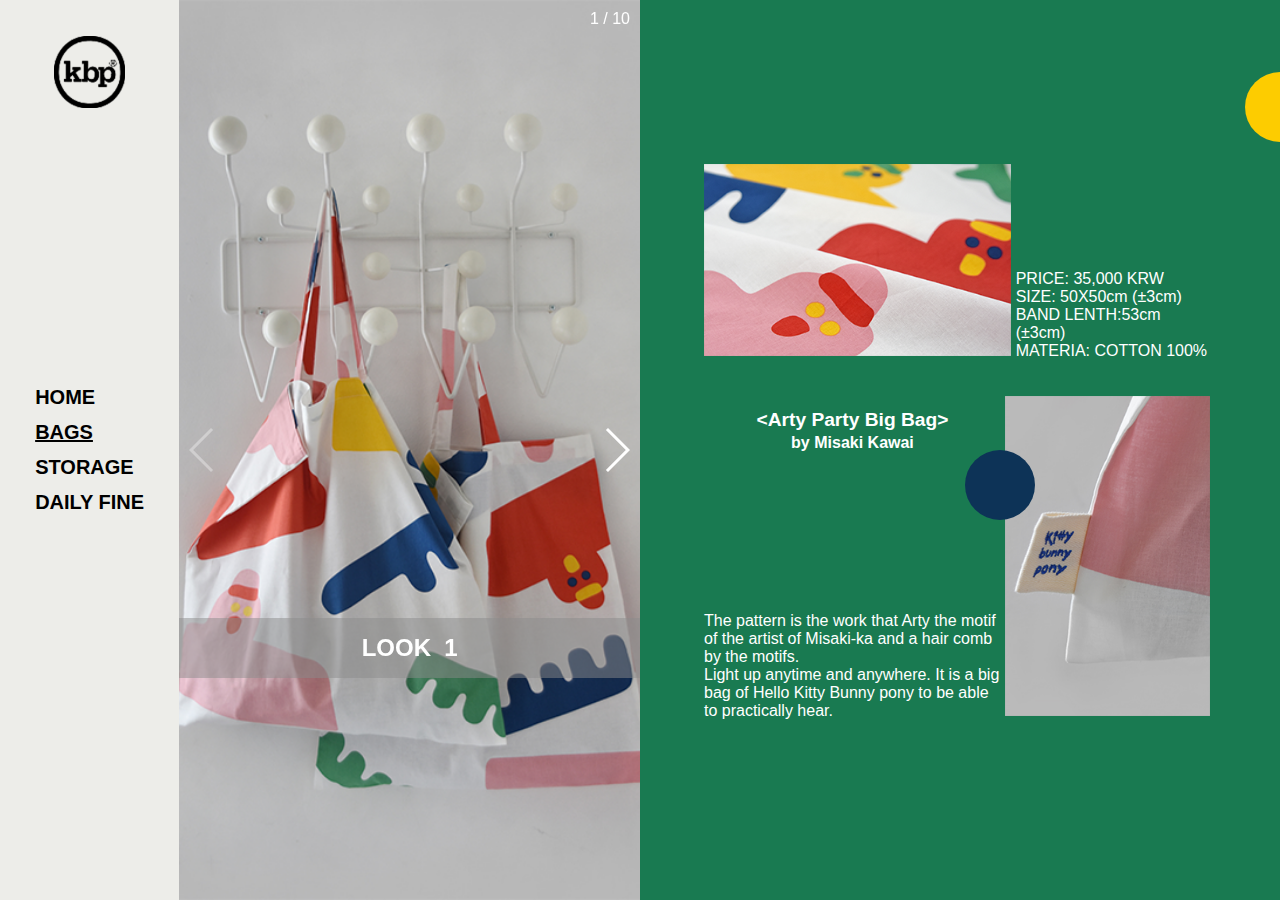
<file: subpage-bag.html>
<!DOCTYPE html>
<html>

	<head>
		<!--Unicode-->
		<meta charset="utf-8" />
		<!--Browser status bar title-->
		<title>BAGS-Kitty Bunny Pony</title>
		<!--Responsive get the browser width-->
		<meta name="viewport" content="width=device-width, initial-scale=1.0">
		<!--keywords to help user search in Search Engine-->
		<meta name="keywords" content="Kitty Bunny Pony, KBP,Products of Kitty Bunny Pony,Goods of KBP, Art of cloth, 패브릭, 쿠션, 방석, 베딩, 커튼, 가방, 파우치, 키티버니포니" />
		<!--<ico> left of title-->
		<link type="image/x-icon" rel="icon" href="img/KBP.ico">
		<!-- Icomoon Icon Fonts-->
		<link href="css/font-awesome.min.css" rel="stylesheet" type="text/css" />
		<!--Swiper CSS File-->
		<link rel="stylesheet" type="text/css" href="css/swiper.min.css" />
		<link rel="stylesheet" type="text/css" href="css/animate.min.css" />
		<!--main-style-->
		<link href="css/subpage.css" rel="stylesheet" type="text/css" media="all" />
	</head>

	<body>
		<!--Navigation-->
		<div class="navigation">
			<div class="logo-part">
				<a href="index.html"><img class="nav-logo" src="img/subpage/logo-black.png" /></a>
			</div>

			<div class="list-part">
				<ul class="navlist">
					<li>
						<a href="index.html">HOME</a>
					</li>
					<li class="active">
						<a href="#">BAGS</a>
					</li>
					<li>
						<a href="subpage-storage.html">STORAGE</a>
					</li>
					<li>
						<a href="subpage-daily.html">DAILY FINE</a>
					</li>
				</ul>
			</div>
			<i class="fa fa-reorder mobile-navbtn"></i>
			<div class="topnav-mobile hidden">
				<ul class="mo-navlist">
					<li>
						<a href="index.html">HOME</a>
					</li>
					<li class="active">
						<a href="#">BAGS</a>
					</li>
					<li>
						<a href="subpage-storage.html">STORAGE</a>
					</li>
					<li>
						<a href="subpage-daily.html">DAILY FINE</a>
					</li>
				</ul>
			</div>
		</div>

		<!--Cover Slide-->
		<div class="cover-container">
			<div class="swiper-container cover-slide">
				<div class="swiper-pagination"></div>
				<div class="swiper-wrapper">
					<!--LOOK1-->
					<div class="swiper-slide">
						<div class="swiper-container vertical-detail">
							<div class="swiper-wrapper">
								<div class="swiper-slide">
									<img class="cover-img" src="img/subpage/subpage-bags-look1-1.png" />
									<p class="look">LOOK &nbsp;1</p>
									<i class="fa fa-angle-double-up arrow-up"></i>
								</div>
								<!--Mobile-detail-->
								<div class="swiper-slide detail1 mo-detail">
									<div class="detail-section">
										<div class="row">
											<img class="top-detail ani" swiper-animate-effect="fadeIn" swiper-animate-duration="0.5s" swiper-animate-delay="0.3s" src="img/subpage/subpage-bags-look1-2.png" />
											<p class="top-detailP ani" swiper-animate-effect="fadeIn" swiper-animate-duration="0.5s" swiper-animate-delay="0.7s">PRICE: 35,000 KRW</br>SIZE: 50X50cm (±3cm)</br>BAND LENTH:53cm (±3cm)</br>MATERIA: COTTON 100%</p>
										</div>

										<div class="row">
											<h1 class="name ani" swiper-animate-effect="fadeIn" swiper-animate-duration="0.5s" swiper-animate-delay="0.5s">&lt;Arty Party Big Bag&gt;</br><span class="copy">by Misaki Kawai</span></h1>
											<p class="down-detailP ani" swiper-animate-effect="fadeIn" swiper-animate-duration="0.5s" swiper-animate-delay="1.1s">The pattern is the work that Arty the motif of the artist of Misaki-ka and a hair comb by the motifs.</br>Light up anytime and anywhere. It is a big bag of Hello Kitty Bunny pony to be able to practically hear.</p>
											<img class="down-detail ani" swiper-animate-effect="fadeIn" swiper-animate-duration="0.5s" swiper-animate-delay="0.9s" src="img/subpage/subpage-bags-look1-3.png" />
											<div class="detail-circle1 ani" swiper-animate-effect="fadeInLeft" swiper-animate-duration="0.5s" swiper-animate-delay="1.3s"></div>
										</div>
									</div>
									<div class="detail-circle2 ani" swiper-animate-effect="fadeInRight" swiper-animate-duration="0.5s" swiper-animate-delay="1.5s"></div>
								</div>
							</div>
						</div>
					</div>

					<!--LOOK2-->
					<div class="swiper-slide">
						<div class="swiper-container vertical-detail">
							<div class="swiper-wrapper">
								<div class="swiper-slide"><img class="cover-img" src="img/subpage/subpage-bags-look2-1.jpg" />
									<p class="look">LOOK &nbsp;2</p>
									<i class="fa fa-angle-double-up arrow-up"></i>
								</div>

								<!--Mobile-detail-->
								<div class="swiper-slide detail2 mo-detail">
									<div class="detail-section">
										<div class="row">
											<img class="top-detail ani" swiper-animate-effect="fadeIn" swiper-animate-duration="0.5s" swiper-animate-delay="0.3s" src="img/subpage/subpage-bags-look2-2.jpg" />
											<p class="top-detailP ani" swiper-animate-effect="fadeIn" swiper-animate-duration="0.5s" swiper-animate-delay="0.7s">PRICE: 35,000 KRW</br>SIZE: 50X50cm (±2cm)</br>BAND LENTH:53cm (±2cm)</br>MATERIA: COTTON 100%</p>
										</div>

										<div class="row">
											<h1 class="name ani" swiper-animate-effect="fadeIn" swiper-animate-duration="0.5s" swiper-animate-delay="0.5s">Cave Life Big Bag</br><span class="copy">by Misaki Kawa</span></h1>
											<p class="down-detailP ani" swiper-animate-effect="fadeIn" swiper-animate-duration="0.5s" swiper-animate-delay="1.1s">The "Cave life" is an individual in the Hall Gallery in New York, in 2016, to pattern a series of linepaintings.</br>
												The simple, but facial faces have a free-spirited form and allow the beholder to feel relaxed.</p>
											<img class="down-detail ani" swiper-animate-effect="fadeIn" swiper-animate-duration="0.5s" swiper-animate-delay="0.9s" src="img/subpage/subpage-bags-look2-3.jpg" />
											<div class="detail-circle1 detail2-circle1 ani" swiper-animate-effect="fadeInLeft" swiper-animate-duration="0.5s" swiper-animate-delay="1.3s"></div>
										</div>
									</div>
									<div class="detail-circle2 detail2-circle2 ani" swiper-animate-effect="fadeInRight" swiper-animate-duration="0.5s" swiper-animate-delay="1.5s"></div>
								</div>
							</div>
						</div>
					</div>

					<!--LOOK3-->
					<div class="swiper-slide">
						<div class="swiper-container vertical-detail">
							<div class="swiper-wrapper">
								<div class="swiper-slide"><img class="cover-img" src="img/subpage/subpage-bags-look3-1.png" />
									<p class="look">LOOK &nbsp;3</p>
									<i class="fa fa-angle-double-up arrow-up"></i>
								</div>

								<!--Mobile-detail-->
								<div class="swiper-slide detail3 mo-detail">
									<div class="detail-section">
										<div class="row">
											<img class="top-detail ani" swiper-animate-effect="fadeIn" swiper-animate-duration="0.5s" swiper-animate-delay="0.3s" src="img/subpage/subpage-bags-look3-2.png" />
											<p class="top-detailP ani" swiper-animate-effect="fadeIn" swiper-animate-duration="0.5s" swiper-animate-delay="0.7s">PRICE: 18,000 KRW</br>
												SIZE: 38X41(h)cm (±2cm)</br>
												BAND LENTH:67cm (±2cm)</br>
												MATERIA: COTTON 100%</p>
										</div>

										<div class="row">
											<h1 class="name ani" swiper-animate-effect="fadeIn" swiper-animate-duration="0.5s" swiper-animate-delay="0.5s">Danke Rainbow Square Bag</h1>
											<p class="down-detailP ani" swiper-animate-effect="fadeIn" swiper-animate-duration="0.5s" swiper-animate-delay="1.1s">It's full of colorful color blocks, but it's a bag that suits you in any outfit thanks to its white-colored base.
												</br>
												We recommend daily Bag which is easy to be able to do it at any time without being unobtrusive to the hole.
											</p>
											<img class="down-detail ani" swiper-animate-effect="fadeIn" swiper-animate-duration="0.5s" swiper-animate-delay="0.9s" src="img/subpage/subpage-bags-look3-3.png" />
											<div class="detail-circle1 detail3-circle1  ani" swiper-animate-effect="fadeInLeft" swiper-animate-duration="0.5s" swiper-animate-delay="1.3s"></div>
										</div>
									</div>
									<div class="detail-circle2 detail3-circle2 ani" swiper-animate-effect="fadeInRight" swiper-animate-duration="0.5s" swiper-animate-delay="1.5s"></div>
								</div>
							</div>
						</div>
					</div>
					<!--LOOK4-->
					<div class="swiper-slide">
						<div class="swiper-container vertical-detail">
							<div class="swiper-wrapper">
								<div class="swiper-slide"><img class="cover-img" src="img/subpage/subpage-bags-look4-1.png" />
									<p class="look">LOOK &nbsp;4</p>
									<i class="fa fa-angle-double-up arrow-up"></i>
								</div>

								<!--Mobile-detail-->
								<div class="swiper-slide detail4 mo-detail">
									<div class="detail-section">
										<div class="row">
											<img class="top-detail ani" swiper-animate-effect="fadeIn" swiper-animate-duration="0.5s" swiper-animate-delay="0.3s" src="img/subpage/subpage-bags-look4-2.png" />
											<p class="top-detailP ani" swiper-animate-effect="fadeIn" swiper-animate-duration="0.5s" swiper-animate-delay="0.7s">PRICE: 28,000 KRW</br> SIZE: 50X50cm (±2cm)</br>
												BAND LENTH:53cm (±2cm)</br>
												MATERIA: COTTON 100%</p>
										</div>

										<div class="row">
											<h1 class="name ani" swiper-animate-effect="fadeIn" swiper-animate-duration="0.5s" swiper-animate-delay="0.5s">&lt; O2 Combination Big Bag &gt;</br><span class="copy">by Sara Plantefève-Castryck</span></h1>
											<p class="down-detailP ani" swiper-animate-effect="fadeIn" swiper-animate-duration="0.5s" swiper-animate-delay="1.1s">Every design Sarah makes comes out of her hand. Textiles and graphic design are offered in a variety of ways, such as painting, collage, and cutting.</br>

												Discover Sarah's hand drawing, sometimes daring and colorful!</p>
											<img class="down-detail ani" swiper-animate-effect="fadeIn" swiper-animate-duration="0.5s" swiper-animate-delay="0.9s" src="img/subpage/subpage-bags-look4-3.png" />
											<div class="detail-circle1 detail4-circle1  ani" swiper-animate-effect="fadeInLeft" swiper-animate-duration="0.5s" swiper-animate-delay="1.3s"></div>
										</div>
									</div>
									<div class="detail-circle2 detail4-circle2 ani" swiper-animate-effect="fadeInRight" swiper-animate-duration="0.5s" swiper-animate-delay="1.5s"></div>
								</div>
							</div>
						</div>
					</div>
					<!--LOOK5-->
					<div class="swiper-slide">
						<div class="swiper-container vertical-detail">
							<div class="swiper-wrapper">
								<div class="swiper-slide"><img class="cover-img" src="img/subpage/subpage-bags-look5-1.png" />
									<p class="look">LOOK &nbsp;5</p>
									<i class="fa fa-angle-double-up arrow-up"></i>
								</div>

								<!--Mobile-detail-->
								<div class="swiper-slide detail5 mo-detail">
									<div class="detail-section">
										<div class="row">
											<img class="top-detail ani" swiper-animate-effect="fadeIn" swiper-animate-duration="0.5s" swiper-animate-delay="0.3s" src="img/subpage/subpage-bags-look5-2.png" />
											<p class="top-detailP ani" swiper-animate-effect="fadeIn" swiper-animate-duration="0.5s" swiper-animate-delay="0.7s">PRICE: 53,000 KRW
												</br>SIZE: 33(w)X36(h)X22(d)cm (±3cm)</br>
												STRAP LENGTH: 26cm (±3cm)</br>
												MATERIA: COTTON 80%, v polyester (PVC/PU coating) 20% </p>
										</div>

										<div class="row">
											<h1 class="name ani" swiper-animate-effect="fadeIn" swiper-animate-duration="0.5s" swiper-animate-delay="0.5s">Tall Cactus Bag</h1>
											<p class="down-detailP ani" swiper-animate-effect="fadeIn" swiper-animate-duration="0.5s" swiper-animate-delay="1.1s">This is a canvas bag woven with a double stripe weave with dark green and grayish-coloured ivory colors.</br>

												The gap between the dark green and olive stripe pattern is different, so you can feel the bold rhythm. </p>
											<img class="down-detail ani" swiper-animate-effect="fadeIn" swiper-animate-duration="0.5s" swiper-animate-delay="0.9s" src="img/subpage/subpage-bags-look5-3.png" />
											<div class="detail-circle1 detail5-circle1  ani" swiper-animate-effect="fadeInLeft" swiper-animate-duration="0.5s" swiper-animate-delay="1.3s"></div>
										</div>
									</div>
									<div class="detail-circle2 detail5-circle2 ani" swiper-animate-effect="fadeInRight" swiper-animate-duration="0.5s" swiper-animate-delay="1.5s"></div>
								</div>
							</div>
						</div>
					</div>
					<!--LOOK6-->
					<div class="swiper-slide">
						<div class="swiper-container vertical-detail">
							<div class="swiper-wrapper">
								<div class="swiper-slide"><img class="cover-img" src="img/subpage/subpage-bags-look6-1.png" />
									<p class="look">LOOK &nbsp;6</p>
									<i class="fa fa-angle-double-up arrow-up"></i>
								</div>

								<!--Mobile-detail-->
								<div class="swiper-slide detail6 mo-detail">
									<div class="detail-section">
										<div class="row">
											<img class="top-detail ani" swiper-animate-effect="fadeIn" swiper-animate-duration="0.5s" swiper-animate-delay="0.3s" src="img/subpage/subpage-bags-look6-2.png" />
											<p class="top-detailP ani" swiper-animate-effect="fadeIn" swiper-animate-duration="0.5s" swiper-animate-delay="0.7s">PRICE: 35,000 KRW
												</br>SIZE: Ø15 X 35(h) (±2cm)</br>
												STRAP LENGTH: 80cm (±5cm)</br>
												MATERIA: COTTON 100%</p>
										</div>

										<div class="row">
											<h1 class="name ani" swiper-animate-effect="fadeIn" swiper-animate-duration="0.5s" swiper-animate-delay="0.5s">Baseball Pot Bag</h1>
											<p class="down-detailP ani" swiper-animate-effect="fadeIn" swiper-animate-duration="0.5s" swiper-animate-delay="1.1s">The "Baseball Pot Bag" is a cylindrical bag with a brown coloure canvas fabric embroidered on the baseball. </br>

												The volume was raised by the number of the division embroidery and the chain embroidery technique.</p>
											<img class="down-detail ani" swiper-animate-effect="fadeIn" swiper-animate-duration="0.5s" swiper-animate-delay="0.9s" src="img/subpage/subpage-bags-look6-3.png" />
											<div class="detail-circle1 detail6-circle1  ani" swiper-animate-effect="fadeInLeft" swiper-animate-duration="0.5s" swiper-animate-delay="1.3s"></div>
										</div>
									</div>
									<div class="detail-circle2 detail6-circle2 ani" swiper-animate-effect="fadeInRight" swiper-animate-duration="0.5s" swiper-animate-delay="1.5s"></div>
								</div>
							</div>
						</div>
					</div>
					<!--LOOK7-->
					<div class="swiper-slide">
						<div class="swiper-container vertical-detail">
							<div class="swiper-wrapper">
								<div class="swiper-slide"><img class="cover-img" src="img/subpage/subpage-bags-look7-1.png" />
									<p class="look">LOOK &nbsp;7</p>
									<i class="fa fa-angle-double-up arrow-up"></i>
								</div>

								<!--Mobile-detail-->
								<div class="swiper-slide detail7 mo-detail">
									<div class="detail-section">
										<div class="row">
											<img class="top-detail ani" swiper-animate-effect="fadeIn" swiper-animate-duration="0.5s" swiper-animate-delay="0.3s" src="img/subpage/subpage-bags-look7-2.png" />
											<p class="top-detailP ani" swiper-animate-effect="fadeIn" swiper-animate-duration="0.5s" swiper-animate-delay="0.7s">PRICE: 35,000 KRW
												</br>SIZE: Ø15 X 35(h) (±2cm)</br>
												STRAP LENGTH: 80cm (±5cm)</br>
												MATERIA: COTTON 100%</p>
										</div>

										<div class="row">
											<h1 class="name ani" swiper-animate-effect="fadeIn" swiper-animate-duration="0.5s" swiper-animate-delay="0.5s">Lucky Pot Bag</h1>
											<p class="down-detailP ani" swiper-animate-effect="fadeIn" swiper-animate-duration="0.5s" swiper-animate-delay="1.1s">It is a cylindrical bag embroidered with a four-leaf clover of approximately 2.5cm size on the front of the fabric with a base of the ivory-colored canvas fabric of the eye barley. </br>

												The chain embroidery technique makes it possible to increase the completeness. </p>
											<img class="down-detail ani" swiper-animate-effect="fadeIn" swiper-animate-duration="0.5s" swiper-animate-delay="0.9s" src="img/subpage/subpage-bags-look7-3.png" />
											<div class="detail-circle1 detail7-circle1  ani" swiper-animate-effect="fadeInLeft" swiper-animate-duration="0.5s" swiper-animate-delay="1.3s"></div>
										</div>
									</div>
									<div class="detail-circle2 detail7-circle2 ani" swiper-animate-effect="fadeInRight" swiper-animate-duration="0.5s" swiper-animate-delay="1.5s"></div>
								</div>
							</div>
						</div>
					</div>
					<!--LOOK8-->
					<div class="swiper-slide">
						<div class="swiper-container vertical-detail">
							<div class="swiper-wrapper">
								<div class="swiper-slide"><img class="cover-img" src="img/subpage/subpage-bags-look8-1.png" />
									<p class="look">LOOK &nbsp;8</p>
									<i class="fa fa-angle-double-up arrow-up"></i>
								</div>

								<!--Mobile-detail-->
								<div class="swiper-slide detail8 mo-detail">
									<div class="detail-section">
										<div class="row">
											<img class="top-detail ani" swiper-animate-effect="fadeIn" swiper-animate-duration="0.5s" swiper-animate-delay="0.3s" src="img/subpage/subpage-bags-look8-2.png" />
											<p class="top-detailP ani" swiper-animate-effect="fadeIn" swiper-animate-duration="0.5s" swiper-animate-delay="0.7s">PRICE: 62,300 KRW
												</br>SIZE: 22(w)X30(h)X10(t)cm</br>
												WEIGHT: 42g</br>
												MATERIA: COTTON 100% </br>
												NYLON 100%</p>
										</div>

										<div class="row">
											<h1 class="name ani" swiper-animate-effect="fadeIn" swiper-animate-duration="0.5s" swiper-animate-delay="0.5s">RAWROW X KBP</br><span class="copy">Universe Mini Backpack </br>
only for kids (3-7years old)</span></h1>
											<p class="down-detailP ani" swiper-animate-effect="fadeIn" swiper-animate-duration="0.5s" swiper-animate-delay="1.1s">Every design Sarah makes comes out of her hand. Textiles and graphic design are offered in a variety of ways, such as painting, collage, and cutting.</br>

												Discover Sarah's hand drawing, sometimes daring and colorful! </p>
											<img class="down-detail ani" swiper-animate-effect="fadeIn" swiper-animate-duration="0.5s" swiper-animate-delay="0.9s" src="img/subpage/subpage-bags-look8-3.png" />
											<div class="detail-circle1 detail8-circle1  ani" swiper-animate-effect="fadeInLeft" swiper-animate-duration="0.5s" swiper-animate-delay="1.3s"></div>
										</div>
									</div>
									<div class="detail-circle2 detail8-circle2 ani" swiper-animate-effect="fadeInRight" swiper-animate-duration="0.5s" swiper-animate-delay="1.5s"></div>
								</div>
							</div>
						</div>
					</div>
					<!--LOOK9-->
					<div class="swiper-slide">
						<div class="swiper-container vertical-detail">
							<div class="swiper-wrapper">
								<div class="swiper-slide"><img class="cover-img" src="img/subpage/subpage-bags-look9-1.png" />
									<p class="look">LOOK &nbsp;9</p>
									<i class="fa fa-angle-double-up arrow-up"></i>
								</div>

								<!--Mobile-detail-->
								<div class="swiper-slide detail9 mo-detail">
									<div class="detail-section">
										<div class="row">
											<img class="top-detail ani" swiper-animate-effect="fadeIn" swiper-animate-duration="0.5s" swiper-animate-delay="0.3s" src="img/subpage/subpage-bags-look9-2.png" />
											<p class="top-detailP ani" swiper-animate-effect="fadeIn" swiper-animate-duration="0.5s" swiper-animate-delay="0.7s">PRICE: 62,300 KRW
												</br>SIZE: 22(w)X30(h)X10(t)cm</br>
												WEIGHT: 42g</br>
												MATERIA: COTTON 100% </br>
												NYLON 100%</p>
										</div>

										<div class="row">
											<h1 class="name ani" swiper-animate-effect="fadeIn" swiper-animate-duration="0.5s" swiper-animate-delay="0.5s">RAWROW X KBP</br><span class="copy">Universe Mini Backpack </br>
only for kids (3-7years old)</span></h1>
											<p class="down-detailP ani" swiper-animate-effect="fadeIn" swiper-animate-duration="0.5s" swiper-animate-delay="1.1s">The black and white Delpino pattern on the outside and the super water-repellent processing that does not get wet in the snow and rain.</br>

												The interior is made of lightweight and durable with a nylon-resistant reinforcing material.
											</p>
											<img class="down-detail ani" swiper-animate-effect="fadeIn" swiper-animate-duration="0.5s" swiper-animate-delay="0.9s" src="img/subpage/subpage-bags-look9-3.png" />
											<div class="detail-circle1 detail9-circle1  ani" swiper-animate-effect="fadeInLeft" swiper-animate-duration="0.5s" swiper-animate-delay="1.3s"></div>
										</div>
									</div>
									<div class="detail-circle2 detail9-circle2 ani" swiper-animate-effect="fadeInRight" swiper-animate-duration="0.5s" swiper-animate-delay="1.5s"></div>
								</div>
							</div>
						</div>
					</div>
					<!--LOOK10-->
					<div class="swiper-slide">
						<div class="swiper-container vertical-detail">
							<div class="swiper-wrapper">
								<div class="swiper-slide"><img class="cover-img" src="img/subpage/subpage-bags-look10-1.png" />
									<p class="look">LOOK &nbsp;10</p>
									<i class="fa fa-angle-double-up arrow-up"></i>
								</div>

								<!--Mobile-detail-->
								<div class="swiper-slide detail10 mo-detail">
									<div class="detail-section">
										<div class="row">
											<img class="top-detail ani" swiper-animate-effect="fadeIn" swiper-animate-duration="0.5s" swiper-animate-delay="0.3s" src="img/subpage/subpage-bags-look10-2.png" />
											<p class="top-detailP ani" swiper-animate-effect="fadeIn" swiper-animate-duration="0.5s" swiper-animate-delay="0.7s">PRICE: 69,300 KRW
												</br>SIZE: 25(w)X35(h)X11(t)cm</br>
												WEIGHT: 775g</br>
												MATERIA: COTTON 100% </br>
												NYLON 100%</p>
										</div>

										<div class="row">
											<h1 class="name ani" swiper-animate-effect="fadeIn" swiper-animate-duration="0.5s" swiper-animate-delay="0.5s">RAWROW X KBP</br><span class="copy">White Univers 13” Backpack</br>
13" backpack for women</span></h1>
											<p class="down-detailP ani" swiper-animate-effect="fadeIn" swiper-animate-duration="0.5s" swiper-animate-delay="1.1s">We introduce the "White Universe 1300 Pack" which entered the universe pattern of Kitty Bunny Pony in the interior.</br>

												This is a colourful two-way bag that is recommended for those who are looking for a minimalist backpack in the white series.
											</p>
											<img class="down-detail ani" swiper-animate-effect="fadeIn" swiper-animate-duration="0.5s" swiper-animate-delay="0.9s" src="img/subpage/subpage-bags-look10-3.png" />
											<div class="detail-circle1 detail10-circle1  ani" swiper-animate-effect="fadeInLeft" swiper-animate-duration="0.5s" swiper-animate-delay="1.3s"></div>
										</div>
									</div>
									<div class="detail-circle2 detail10-circle2 ani" swiper-animate-effect="fadeInRight" swiper-animate-duration="0.5s" swiper-animate-delay="1.5s"></div>
								</div>
							</div>
						</div>
					</div>

					<!--END SLIDES-->
				</div>
				<div class="swiper-button-prev swiper-button-white"></div>
				<!--左箭头-->
				<div class="swiper-button-next swiper-button-white"></div>
				<!--右箭头-->
			</div>
		</div>

		<!--Detail Slide-->
		<div class="detail-container">
			<div class="swiper-container detail-slide">
				<div class="swiper-wrapper">
					<!--Detail1-->
					<div class="swiper-slide detail1">

						<div class="detail-section">
							<div class="row">
								<img class="top-detail ani" swiper-animate-effect="fadeIn" swiper-animate-duration="0.5s" swiper-animate-delay="0.3s" src="img/subpage/subpage-bags-look1-2.png" />
								<p class="top-detailP ani" swiper-animate-effect="fadeIn" swiper-animate-duration="0.5s" swiper-animate-delay="0.7s">PRICE: 35,000 KRW</br>SIZE: 50X50cm (±3cm)</br>BAND LENTH:53cm (±3cm)</br>MATERIA: COTTON 100%</p>
							</div>

							<div class="row">
								<h1 class="name ani" swiper-animate-effect="fadeIn" swiper-animate-duration="0.5s" swiper-animate-delay="0.5s">&lt;Arty Party Big Bag&gt;</br><span class="copy">by Misaki Kawai</span></h1>
								<p class="down-detailP ani" swiper-animate-effect="fadeIn" swiper-animate-duration="0.5s" swiper-animate-delay="1.1s">The pattern is the work that Arty the motif of the artist of Misaki-ka and a hair comb by the motifs.</br>Light up anytime and anywhere. It is a big bag of Hello Kitty Bunny pony to be able to practically hear.</p>
								<img class="down-detail ani" swiper-animate-effect="fadeIn" swiper-animate-duration="0.5s" swiper-animate-delay="0.9s" src="img/subpage/subpage-bags-look1-3.png" />
								<div class="detail-circle1 ani" swiper-animate-effect="fadeInLeft" swiper-animate-duration="0.5s" swiper-animate-delay="1.3s"></div>
							</div>
						</div>
						<div class="detail-circle2 ani" swiper-animate-effect="fadeInRight" swiper-animate-duration="0.5s" swiper-animate-delay="1.5s"></div>

					</div>
					<!--Detail2-->
					<div class="swiper-slide detail2">

						<div class="detail-section">
							<div class="row">
								<img class="top-detail ani" swiper-animate-effect="fadeIn" swiper-animate-duration="0.5s" swiper-animate-delay="0.3s" src="img/subpage/subpage-bags-look2-2.jpg" />
								<p class="top-detailP ani" swiper-animate-effect="fadeIn" swiper-animate-duration="0.5s" swiper-animate-delay="0.7s">PRICE: 35,000 KRW</br>SIZE: 50X50cm (±2cm)</br>BAND LENTH:53cm (±2cm)</br>MATERIA: COTTON 100%</p>
						</div>

						<div class="row">
							<h1 class="name ani" swiper-animate-effect="fadeIn" swiper-animate-duration="0.5s" swiper-animate-delay="0.5s">Cave Life Big Bag</br><span class="copy">by Misaki Kawa</span></h1>
							<p class="down-detailP ani" swiper-animate-effect="fadeIn" swiper-animate-duration="0.5s" swiper-animate-delay="1.1s">The "Cave life" is an individual in the Hall Gallery in New York, in 2016, to pattern a series of linepaintings.</br>
								The simple, but facial faces have a free-spirited form and allow the beholder to feel relaxed.</p>
							<img class="down-detail ani" swiper-animate-effect="fadeIn" swiper-animate-duration="0.5s" swiper-animate-delay="0.9s" src="img/subpage/subpage-bags-look2-3.jpg" />
							<div class="detail-circle1 detail2-circle1 ani" swiper-animate-effect="fadeInLeft" swiper-animate-duration="0.5s" swiper-animate-delay="1.3s"></div>
						</div>
					</div>
					<div class="detail-circle2 detail2-circle2 ani" swiper-animate-effect="fadeInRight" swiper-animate-duration="0.5s" swiper-animate-delay="1.5s"></div>

				</div>
				<!--Detail3-->
				<div class="swiper-slide detail3">

					<div class="detail-section">
						<div class="row">
							<img class="top-detail ani" swiper-animate-effect="fadeIn" swiper-animate-duration="0.5s" swiper-animate-delay="0.3s" src="img/subpage/subpage-bags-look3-2.png" />
							<p class="top-detailP ani" swiper-animate-effect="fadeIn" swiper-animate-duration="0.5s" swiper-animate-delay="0.7s">PRICE: 18,000 KRW</br>
								SIZE: 38X41(h)cm (±2cm)</br>
								BAND LENTH:67cm (±2cm)</br>
								MATERIA: COTTON 100%</p>
						</div>

						<div class="row">
							<h1 class="name ani" swiper-animate-effect="fadeIn" swiper-animate-duration="0.5s" swiper-animate-delay="0.5s">Danke Rainbow Square Bag</h1>
							<p class="down-detailP ani" swiper-animate-effect="fadeIn" swiper-animate-duration="0.5s" swiper-animate-delay="1.1s">It's full of colorful color blocks, but it's a bag that suits you in any outfit thanks to its white-colored base.
								</br>
								We recommend daily Bag which is easy to be able to do it at any time without being unobtrusive to the hole.
							</p>
							<img class="down-detail ani" swiper-animate-effect="fadeIn" swiper-animate-duration="0.5s" swiper-animate-delay="0.9s" src="img/subpage/subpage-bags-look3-3.png" />
							<div class="detail-circle1 detail3-circle1  ani" swiper-animate-effect="fadeInLeft" swiper-animate-duration="0.5s" swiper-animate-delay="1.3s"></div>
						</div>
					</div>
					<div class="detail-circle2 detail3-circle2 ani" swiper-animate-effect="fadeInRight" swiper-animate-duration="0.5s" swiper-animate-delay="1.5s"></div>

				</div>
				<!--Detail4-->
				<div class="swiper-slide detail4">

					<div class="detail-section">
						<div class="row">
							<img class="top-detail ani" swiper-animate-effect="fadeIn" swiper-animate-duration="0.5s" swiper-animate-delay="0.3s" src="img/subpage/subpage-bags-look4-2.png" />
							<p class="top-detailP ani" swiper-animate-effect="fadeIn" swiper-animate-duration="0.5s" swiper-animate-delay="0.7s">PRICE: 28,000 KRW</br> SIZE: 50X50cm (±2cm)</br>
								BAND LENTH:53cm (±2cm)</br>
								MATERIA: COTTON 100%</p>
						</div>

						<div class="row">
							<h1 class="name ani" swiper-animate-effect="fadeIn" swiper-animate-duration="0.5s" swiper-animate-delay="0.5s">&lt; O2 Combination Big Bag &gt;</br><span class="copy">by Sara Plantefève-Castryck</span></h1>
							<p class="down-detailP ani" swiper-animate-effect="fadeIn" swiper-animate-duration="0.5s" swiper-animate-delay="1.1s">Every design Sarah makes comes out of her hand. Textiles and graphic design are offered in a variety of ways, such as painting, collage, and cutting.</br>

								Discover Sarah's hand drawing, sometimes daring and colorful!</p>
							<img class="down-detail ani" swiper-animate-effect="fadeIn" swiper-animate-duration="0.5s" swiper-animate-delay="0.9s" src="img/subpage/subpage-bags-look4-3.png" />
							<div class="detail-circle1 detail4-circle1  ani" swiper-animate-effect="fadeInLeft" swiper-animate-duration="0.5s" swiper-animate-delay="1.3s"></div>
						</div>
					</div>
					<div class="detail-circle2 detail4-circle2 ani" swiper-animate-effect="fadeInRight" swiper-animate-duration="0.5s" swiper-animate-delay="1.5s"></div>

				</div>
				<!--Detail5-->
				<div class="swiper-slide detail5">

					<div class="detail-section">
						<div class="row">
							<img class="top-detail ani" swiper-animate-effect="fadeIn" swiper-animate-duration="0.5s" swiper-animate-delay="0.3s" src="img/subpage/subpage-bags-look5-2.png" />
							<p class="top-detailP ani" swiper-animate-effect="fadeIn" swiper-animate-duration="0.5s" swiper-animate-delay="0.7s">PRICE: 53,000 KRW
								</br>SIZE: 33(w)X36(h)X22(d)cm (±3cm)</br>
								STRAP LENGTH: 26cm (±3cm)</br>
								MATERIA: COTTON 80%, v polyester (PVC/PU coating) 20% </p>
						</div>

						<div class="row">
							<h1 class="name ani" swiper-animate-effect="fadeIn" swiper-animate-duration="0.5s" swiper-animate-delay="0.5s">Tall Cactus Bag</h1>
							<p class="down-detailP ani" swiper-animate-effect="fadeIn" swiper-animate-duration="0.5s" swiper-animate-delay="1.1s">This is a canvas bag woven with a double stripe weave with dark green and grayish-coloured ivory colors.</br>

								The gap between the dark green and olive stripe pattern is different, so you can feel the bold rhythm. </p>
							<img class="down-detail ani" swiper-animate-effect="fadeIn" swiper-animate-duration="0.5s" swiper-animate-delay="0.9s" src="img/subpage/subpage-bags-look5-3.png" />
							<div class="detail-circle1 detail5-circle1  ani" swiper-animate-effect="fadeInLeft" swiper-animate-duration="0.5s" swiper-animate-delay="1.3s"></div>
						</div>
					</div>
					<div class="detail-circle2 detail5-circle2 ani" swiper-animate-effect="fadeInRight" swiper-animate-duration="0.5s" swiper-animate-delay="1.5s"></div>

				</div>
				<!--Detail6-->
				<div class="swiper-slide detail6">

					<div class="detail-section">
						<div class="row">
							<img class="top-detail ani" swiper-animate-effect="fadeIn" swiper-animate-duration="0.5s" swiper-animate-delay="0.3s" src="img/subpage/subpage-bags-look6-2.png" />
							<p class="top-detailP ani" swiper-animate-effect="fadeIn" swiper-animate-duration="0.5s" swiper-animate-delay="0.7s">PRICE: 35,000 KRW
								</br>SIZE: Ø15 X 35(h) (±2cm)</br>
								STRAP LENGTH: 80cm (±5cm)</br>
								MATERIA: COTTON 100%</p>
						</div>

						<div class="row">
							<h1 class="name ani" swiper-animate-effect="fadeIn" swiper-animate-duration="0.5s" swiper-animate-delay="0.5s">Baseball Pot Bag</h1>
							<p class="down-detailP ani" swiper-animate-effect="fadeIn" swiper-animate-duration="0.5s" swiper-animate-delay="1.1s">The "Baseball Pot Bag" is a cylindrical bag with a brown coloure canvas fabric embroidered on the baseball. </br>

								The volume was raised by the number of the division embroidery and the chain embroidery technique.</p>
							<img class="down-detail ani" swiper-animate-effect="fadeIn" swiper-animate-duration="0.5s" swiper-animate-delay="0.9s" src="img/subpage/subpage-bags-look6-3.png" />
							<div class="detail-circle1 detail6-circle1  ani" swiper-animate-effect="fadeInLeft" swiper-animate-duration="0.5s" swiper-animate-delay="1.3s"></div>
						</div>
					</div>
					<div class="detail-circle2 detail6-circle2 ani" swiper-animate-effect="fadeInRight" swiper-animate-duration="0.5s" swiper-animate-delay="1.5s"></div>

				</div>
				<!--Detail7-->
				<div class="swiper-slide detail7">

					<div class="detail-section">
						<div class="row">
							<img class="top-detail ani" swiper-animate-effect="fadeIn" swiper-animate-duration="0.5s" swiper-animate-delay="0.3s" src="img/subpage/subpage-bags-look7-2.png" />
							<p class="top-detailP ani" swiper-animate-effect="fadeIn" swiper-animate-duration="0.5s" swiper-animate-delay="0.7s">PRICE: 35,000 KRW
								</br>SIZE: Ø15 X 35(h) (±2cm)</br>
								STRAP LENGTH: 80cm (±5cm)</br>
								MATERIA: COTTON 100%</p>
						</div>

						<div class="row">
							<h1 class="name ani" swiper-animate-effect="fadeIn" swiper-animate-duration="0.5s" swiper-animate-delay="0.5s">Lucky Pot Bag</h1>
							<p class="down-detailP ani" swiper-animate-effect="fadeIn" swiper-animate-duration="0.5s" swiper-animate-delay="1.1s">It is a cylindrical bag embroidered with a four-leaf clover of approximately 2.5cm size on the front of the fabric with a base of the ivory-colored canvas fabric of the eye barley. </br>

								The chain embroidery technique makes it possible to increase the completeness. </p>
							<img class="down-detail ani" swiper-animate-effect="fadeIn" swiper-animate-duration="0.5s" swiper-animate-delay="0.9s" src="img/subpage/subpage-bags-look7-3.png" />
							<div class="detail-circle1 detail7-circle1  ani" swiper-animate-effect="fadeInLeft" swiper-animate-duration="0.5s" swiper-animate-delay="1.3s"></div>
						</div>
					</div>
					<div class="detail-circle2 detail7-circle2 ani" swiper-animate-effect="fadeInRight" swiper-animate-duration="0.5s" swiper-animate-delay="1.5s"></div>

				</div>
				<!--Detail8-->
				<div class="swiper-slide detail8">

					<div class="detail-section">
						<div class="row">
							<img class="top-detail ani" swiper-animate-effect="fadeIn" swiper-animate-duration="0.5s" swiper-animate-delay="0.3s" src="img/subpage/subpage-bags-look8-2.png" />
							<p class="top-detailP ani" swiper-animate-effect="fadeIn" swiper-animate-duration="0.5s" swiper-animate-delay="0.7s">PRICE: 62,300 KRW
								</br>SIZE: 22(w)X30(h)X10(t)cm</br>
								WEIGHT: 42g</br>
								MATERIA: COTTON 100% </br>
								NYLON 100%</p>
						</div>

						<div class="row">
							<h1 class="name ani" swiper-animate-effect="fadeIn" swiper-animate-duration="0.5s" swiper-animate-delay="0.5s">RAWROW X KBP</br><span class="copy">Universe Mini Backpack </br>
only for kids (3-7years old)</span></h1>
							<p class="down-detailP ani" swiper-animate-effect="fadeIn" swiper-animate-duration="0.5s" swiper-animate-delay="1.1s">Every design Sarah makes comes out of her hand. Textiles and graphic design are offered in a variety of ways, such as painting, collage, and cutting.</br>

								Discover Sarah's hand drawing, sometimes daring and colorful! </p>
							<img class="down-detail ani" swiper-animate-effect="fadeIn" swiper-animate-duration="0.5s" swiper-animate-delay="0.9s" src="img/subpage/subpage-bags-look8-3.png" />
							<div class="detail-circle1 detail8-circle1  ani" swiper-animate-effect="fadeInLeft" swiper-animate-duration="0.5s" swiper-animate-delay="1.3s"></div>
						</div>
					</div>
					<div class="detail-circle2 detail8-circle2 ani" swiper-animate-effect="fadeInRight" swiper-animate-duration="0.5s" swiper-animate-delay="1.5s"></div>

				</div>
				<!--Detail9-->
				<div class="swiper-slide detail9">

					<div class="detail-section">
						<div class="row">
							<img class="top-detail ani" swiper-animate-effect="fadeIn" swiper-animate-duration="0.5s" swiper-animate-delay="0.3s" src="img/subpage/subpage-bags-look9-2.png" />
							<p class="top-detailP ani" swiper-animate-effect="fadeIn" swiper-animate-duration="0.5s" swiper-animate-delay="0.7s">PRICE: 62,300 KRW
								</br>SIZE: 22(w)X30(h)X10(t)cm</br>
								WEIGHT: 42g</br>
								MATERIA: COTTON 100% </br>
								NYLON 100%</p>
						</div>

						<div class="row">
							<h1 class="name ani" swiper-animate-effect="fadeIn" swiper-animate-duration="0.5s" swiper-animate-delay="0.5s">RAWROW X KBP</br><span class="copy">Universe Mini Backpack </br>
only for kids (3-7years old)</span></h1>
							<p class="down-detailP ani" swiper-animate-effect="fadeIn" swiper-animate-duration="0.5s" swiper-animate-delay="1.1s">The black and white Delpino pattern on the outside and the super water-repellent processing that does not get wet in the snow and rain.</br>

								The interior is made of lightweight and durable with a nylon-resistant reinforcing material.
							</p>
							<img class="down-detail ani" swiper-animate-effect="fadeIn" swiper-animate-duration="0.5s" swiper-animate-delay="0.9s" src="img/subpage/subpage-bags-look9-3.png" />
							<div class="detail-circle1 detail9-circle1  ani" swiper-animate-effect="fadeInLeft" swiper-animate-duration="0.5s" swiper-animate-delay="1.3s"></div>
						</div>
					</div>
					<div class="detail-circle2 detail9-circle2 ani" swiper-animate-effect="fadeInRight" swiper-animate-duration="0.5s" swiper-animate-delay="1.5s"></div>

				</div>
				<!--Detail10-->
				<div class="swiper-slide detail10">

					<div class="detail-section">
						<div class="row">
							<img class="top-detail ani" swiper-animate-effect="fadeIn" swiper-animate-duration="0.5s" swiper-animate-delay="0.3s" src="img/subpage/subpage-bags-look10-2.png" />
							<p class="top-detailP ani" swiper-animate-effect="fadeIn" swiper-animate-duration="0.5s" swiper-animate-delay="0.7s">PRICE: 69,300 KRW
								</br>SIZE: 25(w)X35(h)X11(t)cm</br>
								WEIGHT: 775g</br>
								MATERIA: COTTON 100% </br>
								NYLON 100%</p>
						</div>

						<div class="row">
							<h1 class="name ani" swiper-animate-effect="fadeIn" swiper-animate-duration="0.5s" swiper-animate-delay="0.5s">RAWROW X KBP</br><span class="copy">White Univers 13” Backpack</br>
13" backpack for women</span></h1>
							<p class="down-detailP ani" swiper-animate-effect="fadeIn" swiper-animate-duration="0.5s" swiper-animate-delay="1.1s">We introduce the "White Universe 1300 Pack" which entered the universe pattern of Kitty Bunny Pony in the interior.</br>

								This is a colourful two-way bag that is recommended for those who are looking for a minimalist backpack in the white series.
							</p>
							<img class="down-detail ani" swiper-animate-effect="fadeIn" swiper-animate-duration="0.5s" swiper-animate-delay="0.9s" src="img/subpage/subpage-bags-look10-3.png" />
							<div class="detail-circle1 detail10-circle1  ani" swiper-animate-effect="fadeInLeft" swiper-animate-duration="0.5s" swiper-animate-delay="1.3s"></div>
						</div>
					</div>
					<div class="detail-circle2 detail10-circle2 ani" swiper-animate-effect="fadeInRight" swiper-animate-duration="0.5s" swiper-animate-delay="1.5s"></div>

				</div>

				<!--END SLIDE-->
			</div>
		</div>
		</div>

		<!--Java Script Part-->
		<!--jQuery-->
		<script src="js/jquery-3.3.1.min.js" type="text/javascript"></script>
		<!--Swiper-->
		<script src="js/swiper.min.js" type="text/javascript"></script>
		<script src="js/swiper.animate1.0.3.min.js" type="text/javascript"></script>
		<!--main javaScript-->
		<script src="js/subpage.js" type="text/javascript"></script>
	</body>

</html>
</file>
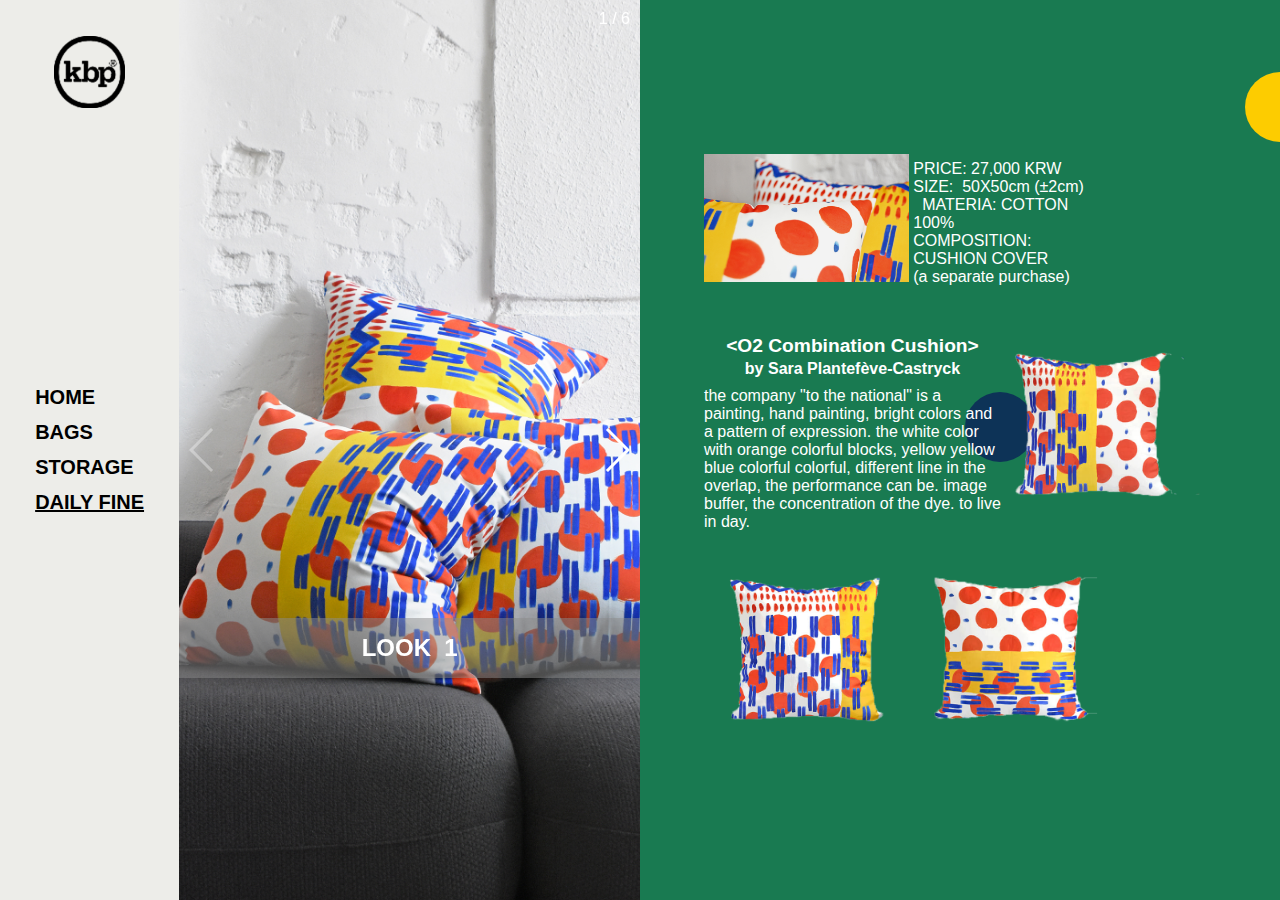
<file: subpage-daily.html>
<!DOCTYPE html>
<html>

	<head>
		<!--Unicode-->
		<meta charset="utf-8" />
		<!--Browser status bar title-->
		<title>DAILY FINE-Kitty Bunny Pony</title>
		<!--Responsive get the browser width-->
		<meta name="viewport" content="width=device-width, initial-scale=1.0">
		<!--keywords to help user search in Search Engine-->
		<meta name="keywords" content="Kitty Bunny Pony, KBP,Products of Kitty Bunny Pony,Goods of KBP, Art of cloth, 패브릭, 쿠션, 방석, 베딩, 커튼, 가방, 파우치, 키티버니포니" />
		<!--<ico> left of title-->
		<link type="image/x-icon" rel="icon" href="img/KBP.ico">
		<!-- Icomoon Icon Fonts-->
		<link href="css/font-awesome.min.css" rel="stylesheet" type="text/css" />
		<!--Swiper CSS File-->
		<link rel="stylesheet" type="text/css" href="css/swiper.min.css" />
		<link rel="stylesheet" type="text/css" href="css/animate.min.css" />
		<!--main-style-->
		<link href="css/subpage.css" rel="stylesheet" type="text/css" media="all" />
		<link href="css/subpage-daily.css" rel="stylesheet" type="text/css" media="all" />
	</head>

	<body>
		<!--Navigation-->
		<div class="navigation">
			<div class="logo-part">
				<a href="index.html"><img class="nav-logo" src="img/subpage/logo-black.png" /></a>
			</div>

			<div class="list-part">
				<ul class="navlist">
					<li>
						<a href="index.html">HOME</a>
					</li>
					<li>
						<a href="subpage-bag.html">BAGS</a>
					</li>
					<li>
						<a href="subpage-storage.html">STORAGE</a>
					</li>
					<li class="active">
						<a href="#">DAILY FINE</a>
					</li>
				</ul>
			</div>
			<i class="fa fa-reorder mobile-navbtn"></i>
			<div class="topnav-mobile hidden">
				<ul class="mo-navlist">
					<li>
						<a href="index.html">HOME</a>
					</li>
					<li>
						<a href="subpage-bag.html">BAGS</a>
					</li>
					<li>
						<a href="subpage-storage.html">STORAGE</a>
					</li>
					<li class="active">
						<a href="#">DAILY FINE</a>
					</li>
				</ul>
			</div>
		</div>

		<!--Cover Slide-->
		<div class="cover-container">
			<div class="swiper-container cover-slide">
				<div class="swiper-pagination"></div>
				<div class="swiper-wrapper">
					<!--LOOK1-->
					<div class="swiper-slide">
						<div class="swiper-container vertical-detail">
							<div class="swiper-wrapper">
								<div class="swiper-slide">
									<img class="cover-img" src="img/subpage/daily/look1-1.jpg" />
									<p class="look">LOOK &nbsp;1</p>
									<i class="fa fa-angle-double-up arrow-up"></i>
								</div>
								<!--Mobile-detail-->
								<div class="swiper-slide detail1 mo-detail">
									<div class="detail-section">
										<div class="row">
											<img class="top-detail ani" swiper-animate-effect="fadeIn" swiper-animate-duration="0.5s" swiper-animate-delay="0.3s" src="img/subpage/daily/look1-2.jpg" />
											<p class="top-detailP ani" swiper-animate-effect="fadeIn" swiper-animate-duration="0.5s" swiper-animate-delay="0.7s">PRICE: 27,000 KRW
												</br>SIZE:  50X50cm (±2cm)</br>  MATERIA: COTTON 100%</br>
												COMPOSITION: CUSHION COVER</br>
												(a separate purchase)</p>
										</div>

										<div class="row">
											<h1 class="name ani" swiper-animate-effect="fadeIn" swiper-animate-duration="0.5s" swiper-animate-delay="0.5s">&lt;O2 Combination Cushion&gt;</br><span class="copy">by Sara Plantefève-Castryck</span></h1>
											<p class="down-detailP ani" swiper-animate-effect="fadeIn" swiper-animate-duration="0.5s" swiper-animate-delay="1.1s">the company "to the national" is a painting, hand painting, bright colors and a pattern of expression. the white color with orange colorful blocks, yellow yellow blue colorful colorful, different line in the overlap, the performance can be. image buffer, the concentration of the dye. to live in day.</p>
											<img class="down-detail ani" swiper-animate-effect="fadeIn" swiper-animate-duration="0.5s" swiper-animate-delay="0.9s" src="img/subpage/daily/look1-3.png" />
											<img class="down-detail ani" swiper-animate-effect="fadeIn" swiper-animate-duration="0.5s" swiper-animate-delay="0.9s" src="img/subpage/daily/look1-4.png" />
											<img class="down-detail ani" swiper-animate-effect="fadeIn" swiper-animate-duration="0.5s" swiper-animate-delay="0.9s" src="img/subpage/daily/look1-5.png" />
											<div class="detail-circle1 ani" swiper-animate-effect="fadeInLeft" swiper-animate-duration="0.5s" swiper-animate-delay="1.3s"></div>
										</div>
									</div>
									<div class="detail-circle2 ani" swiper-animate-effect="fadeInRight" swiper-animate-duration="0.5s" swiper-animate-delay="1.5s"></div>
								</div>
							</div>
						</div>
					</div>

					<!--LOOK2-->
					<div class="swiper-slide">
						<div class="swiper-container vertical-detail">
							<div class="swiper-wrapper">
								<div class="swiper-slide"><img class="cover-img" src="img/subpage/daily/look2-1.jpg" />
									<p class="look">LOOK &nbsp;2</p>
									<i class="fa fa-angle-double-up arrow-up"></i>
								</div>

								<!--Mobile-detail-->
								<div class="swiper-slide detail2 mo-detail">
									<div class="detail-section">
										<div class="row">
											<img class="top-detail ani" swiper-animate-effect="fadeIn" swiper-animate-duration="0.5s" swiper-animate-delay="0.3s" src="img/subpage/daily/look2-2.jpg" />
											<p class="top-detailP ani" swiper-animate-effect="fadeIn" swiper-animate-duration="0.5s" swiper-animate-delay="0.7s">PRICE: 25,000 KRW
												</br>SIZE:50X50cm (±2cm)</br>
												MATERIA: CATTON 100%
										</div>

										<div class="row">
											<h1 class="name ani" swiper-animate-effect="fadeIn" swiper-animate-duration="0.5s" swiper-animate-delay="0.5s">Futurism Cushion</h1>
											<p class="down-detailP ani" swiper-animate-effect="fadeIn" swiper-animate-duration="0.5s" swiper-animate-delay="1.1s">the key to the teacher, your original collection series. in the 60 years of the future state of the atmosphere is the best method in the color group. the face to catch the attention of the "cushion". </p>
											<img class="down-detail ani" swiper-animate-effect="fadeIn" swiper-animate-duration="0.5s" swiper-animate-delay="0.9s" src="img/subpage/daily/look2-3.jpg" />
											<div class="detail-circle1 detail2-circle1 ani" swiper-animate-effect="fadeInLeft" swiper-animate-duration="0.5s" swiper-animate-delay="1.3s"></div>
										</div>
									</div>
									<div class="detail-circle2 detail2-circle2 ani" swiper-animate-effect="fadeInRight" swiper-animate-duration="0.5s" swiper-animate-delay="1.5s"></div>
								</div>
							</div>
						</div>
					</div>

					<!--LOOK3-->
					<div class="swiper-slide">
						<div class="swiper-container vertical-detail">
							<div class="swiper-wrapper">
								<div class="swiper-slide"><img class="cover-img" src="img/subpage/daily/look3-1.jpg" />
									<p class="look">LOOK &nbsp;3</p>
									<i class="fa fa-angle-double-up arrow-up"></i>
								</div>

								<!--Mobile-detail-->
								<div class="swiper-slide detail3 mo-detail">
									<div class="detail-section">
										<div class="row">
											<img class="top-detail ani" swiper-animate-effect="fadeIn" swiper-animate-duration="0.5s" swiper-animate-delay="0.3s" src="img/subpage/daily/look3-2.jpg" />
											<p class="top-detailP ani" swiper-animate-effect="fadeIn" swiper-animate-duration="0.5s" swiper-animate-delay="0.7s">SIZE:KOR 230-275 </br>| EUR 38-43 |</br>
												UK 5-9</br>
												PRICE: 12,000 KRW</p>
										</div>

										<div class="row">
											<h1 class="name ani" swiper-animate-effect="fadeIn" swiper-animate-duration="0.5s" swiper-animate-delay="0.5s">Socks Appeal X kittybunnypony </br>
<span class="copy">Universe Socks</span></h1>
											<p class="down-detailP ani" swiper-animate-effect="fadeIn" swiper-animate-duration="0.5s" swiper-animate-delay="1.1s">each of the socks in the story and put in the many people's favorite by attraction (Socks Appeal) and the design of the brand out of the fabric, cloth, (KBP). cushion cut ding, curtains, bags, and other series, the symphony of all the provinces in the "key type are now lost, symphony x," a dozen socks socks sexy to wear.
											</p>
											<img class="down-detail ani" swiper-animate-effect="fadeIn" swiper-animate-duration="0.5s" swiper-animate-delay="0.9s" src="img/subpage/daily/look3-3.jpg" />
											<div class="detail-circle1 detail3-circle1  ani" swiper-animate-effect="fadeInLeft" swiper-animate-duration="0.5s" swiper-animate-delay="1.3s"></div>
										</div>
									</div>
									<div class="detail-circle2 detail3-circle2 ani" swiper-animate-effect="fadeInRight" swiper-animate-duration="0.5s" swiper-animate-delay="1.5s"></div>
								</div>
							</div>
						</div>
					</div>
					<!--LOOK4-->
					<div class="swiper-slide">
						<div class="swiper-container vertical-detail">
							<div class="swiper-wrapper">
								<div class="swiper-slide"><img class="cover-img" src="img/subpage/daily/look4-1.jpg" />
									<p class="look">LOOK &nbsp;4</p>
									<i class="fa fa-angle-double-up arrow-up"></i>
								</div>

								<!--Mobile-detail-->
								<div class="swiper-slide detail4 mo-detail">
									<div class="detail-section">
										<div class="row">
											<img class="top-detail ani" swiper-animate-effect="fadeIn" swiper-animate-duration="0.5s" swiper-animate-delay="0.3s" src="img/subpage/daily/look4-2.jpg" />
											<p class="top-detailP ani" swiper-animate-effect="fadeIn" swiper-animate-duration="0.5s" swiper-animate-delay="0.7s">SIZE:KOR 230-275 </br>| EUR 38-43 | UK 5-9</br>
												PRICE: 12,000 KRW</p>
										</div>

										<div class="row">
											<h1 class="name ani" swiper-animate-effect="fadeIn" swiper-animate-duration="0.5s" swiper-animate-delay="0.5s">Socks Appeal X kittybunnypony 
</br><span class="copy">Weimar Socks</span></h1>
											<p class="down-detailP ani" swiper-animate-effect="fadeIn" swiper-animate-duration="0.5s" swiper-animate-delay="1.1s">each of the socks in the story and put in the many people's favorite by attraction (Socks Appeal) and the design of the brand out of the fabric, cloth, (KBP). </br>
												cushion cut ding, curtains, bags, and other series, the symphony of all the provinces in the "key type are now lost, symphony x," a dozen socks socks sexy to wear. </p>
											<img class="down-detail ani" swiper-animate-effect="fadeIn" swiper-animate-duration="0.5s" swiper-animate-delay="0.9s" src="img/subpage/daily/look4-3.jpg" />
											<div class="detail-circle1 detail4-circle1  ani" swiper-animate-effect="fadeInLeft" swiper-animate-duration="0.5s" swiper-animate-delay="1.3s"></div>
										</div>
									</div>
									<div class="detail-circle2 detail4-circle2 ani" swiper-animate-effect="fadeInRight" swiper-animate-duration="0.5s" swiper-animate-delay="1.5s"></div>
								</div>
							</div>
						</div>
					</div>
					<!--LOOK5-->
					<div class="swiper-slide">
						<div class="swiper-container vertical-detail">
							<div class="swiper-wrapper">
								<div class="swiper-slide"><img class="cover-img" src="img/subpage/daily/subpage-daily-look5-1.png" />
									<p class="look">LOOK &nbsp;5</p>
									<i class="fa fa-angle-double-up arrow-up"></i>
								</div>

								<!--Mobile-detail-->
								<div class="swiper-slide detail5 mo-detail">
									<div class="detail-section">
										<div class="row">
											<img class="top-detail ani" swiper-animate-effect="fadeIn" swiper-animate-duration="0.5s" swiper-animate-delay="0.3s" src="img/subpage/daily/subpage-daily-look5-2.png" />
											<p class="top-detailP ani" swiper-animate-effect="fadeIn" swiper-animate-duration="0.5s" swiper-animate-delay="0.7s">PRICE: 6,000 KRW
												</br>SIZE: 2cm X 10m</br>
												MATERIA: PAPER</p>
										</div>

										<div class="row">
											<h1 class="name ani" swiper-animate-effect="fadeIn" swiper-animate-duration="0.5s" swiper-animate-delay="0.5s">KBP Masking Tape</br><span class="copy">by Misaki Kawai</span>
</h1>
											<p class="down-detailP ani" swiper-animate-effect="fadeIn" swiper-animate-duration="0.5s" swiper-animate-delay="1.1s">The original work of Misaki-khaki was made of masking tape with a width of 20mm. We have good quality in domestic production.</p>
											<img class="down-detail ani" swiper-animate-effect="fadeIn" swiper-animate-duration="0.5s" swiper-animate-delay="0.9s" src="img/subpage/daily/subpage-daily-look5-3.png" />
											<div class="detail-circle1 detail5-circle1  ani" swiper-animate-effect="fadeInLeft" swiper-animate-duration="0.5s" swiper-animate-delay="1.3s"></div>
										</div>
									</div>
									<div class="detail-circle2 detail5-circle2 ani" swiper-animate-effect="fadeInRight" swiper-animate-duration="0.5s" swiper-animate-delay="1.5s"></div>
								</div>
							</div>
						</div>
					</div>
					<!--LOOK6-->
					<div class="swiper-slide">
						<div class="swiper-container vertical-detail">
							<div class="swiper-wrapper">
								<div class="swiper-slide"><img class="cover-img" src="img/subpage/daily/subpage-daily-look6-1.png" />
									<p class="look">LOOK &nbsp;6</p>
									<i class="fa fa-angle-double-up arrow-up"></i>
								</div>

								<!--Mobile-detail-->
								<div class="swiper-slide detail6 mo-detail">
									<div class="detail-section">
										<div class="row">
											<img class="top-detail ani" swiper-animate-effect="fadeIn" swiper-animate-duration="0.5s" swiper-animate-delay="0.3s" src="img/subpage/daily/subpage-daily-look6-2.png" />
											<p class="top-detailP ani" swiper-animate-effect="fadeIn" swiper-animate-duration="0.5s" swiper-animate-delay="0.7s">PRICE: 6,000 KRW
												</br>SIZE: 105X148mm COVER: 240g eco-friendly paper
												</br>
												TO:100g white neutral ground
											</p>
										</div>

										<div class="row">
											<h1 class="name ani" swiper-animate-effect="fadeIn" swiper-animate-duration="0.5s" swiper-animate-delay="0.5s">Universe Bind Notebook</br><span class="copy">Manufactured By Sosomoongoo </span></h1>
											<p class="down-detailP ani" swiper-animate-effect="fadeIn" swiper-animate-duration="0.5s" swiper-animate-delay="1.1s">Introducing the new Note Series &lt; KBP bind notes from Kitty Bunny. The &lt; KBP bind Note is an A6 size in one hand and a colorful pattern of Kitty Bunny Pony is printed on the outside. 4 different patterns.</p>
											<img class="down-detail ani" swiper-animate-effect="fadeIn" swiper-animate-duration="0.5s" swiper-animate-delay="0.9s" src="img/subpage/daily/subpage-daily-look6-3.png" />
											<div class="detail-circle1 detail6-circle1  ani" swiper-animate-effect="fadeInLeft" swiper-animate-duration="0.5s" swiper-animate-delay="1.3s"></div>
										</div>
									</div>
									<div class="detail-circle2 detail6-circle2 ani" swiper-animate-effect="fadeInRight" swiper-animate-duration="0.5s" swiper-animate-delay="1.5s"></div>
								</div>
							</div>
						</div>
					</div>

					<!--END SLIDES-->
				</div>
				<div class="swiper-button-prev swiper-button-white"></div>
				<!--左箭头-->
				<div class="swiper-button-next swiper-button-white"></div>
				<!--右箭头-->
			</div>
		</div>

		<!--Detail Slide-->
		<div class="detail-container">
			<div class="swiper-container detail-slide">
				<div class="swiper-wrapper">
					<!--Detail1-->
					<div class="swiper-slide detail1">

						<div class="detail-section">
							<div class="row">
								<img class="top-detail ani" swiper-animate-effect="fadeIn" swiper-animate-duration="0.5s" swiper-animate-delay="0.3s" src="img/subpage/daily/look1-2.jpg" />
								<p class="top-detailP ani" swiper-animate-effect="fadeIn" swiper-animate-duration="0.5s" swiper-animate-delay="0.7s">PRICE: 27,000 KRW
									</br>SIZE:  50X50cm (±2cm)</br>  MATERIA: COTTON 100%</br>
									COMPOSITION: CUSHION COVER</br>
									(a separate purchase)</p>
							</div>

							<div class="row">
								<h1 class="name ani" swiper-animate-effect="fadeIn" swiper-animate-duration="0.5s" swiper-animate-delay="0.5s">&lt;O2 Combination Cushion&gt;</br><span class="copy">by Sara Plantefève-Castryck</span></h1>
								<p class="down-detailP ani" swiper-animate-effect="fadeIn" swiper-animate-duration="0.5s" swiper-animate-delay="1.1s">the company "to the national" is a painting, hand painting, bright colors and a pattern of expression. the white color with orange colorful blocks, yellow yellow blue colorful colorful, different line in the overlap, the performance can be. image buffer, the concentration of the dye. to live in day.</p>
								<img class="down-detail ani" swiper-animate-effect="fadeIn" swiper-animate-duration="0.5s" swiper-animate-delay="0.9s" src="img/subpage/daily/look1-3.png" />
								<img class="down-detail ani" swiper-animate-effect="fadeIn" swiper-animate-duration="0.5s" swiper-animate-delay="0.9s" src="img/subpage/daily/look1-4.png" />
								<img class="down-detail ani" swiper-animate-effect="fadeIn" swiper-animate-duration="0.5s" swiper-animate-delay="0.9s" src="img/subpage/daily/look1-5.png" />
								<div class="detail-circle1 ani" swiper-animate-effect="fadeInLeft" swiper-animate-duration="0.5s" swiper-animate-delay="1.3s"></div>
							</div>
						</div>
						<div class="detail-circle2 ani" swiper-animate-effect="fadeInRight" swiper-animate-duration="0.5s" swiper-animate-delay="1.5s"></div>

					</div>
					<!--Detail2-->
					<div class="swiper-slide detail2">

						<div class="detail-section">
							<div class="row">
								<img class="top-detail ani" swiper-animate-effect="fadeIn" swiper-animate-duration="0.5s" swiper-animate-delay="0.3s" src="img/subpage/daily/look2-2.jpg" />
								<p class="top-detailP ani" swiper-animate-effect="fadeIn" swiper-animate-duration="0.5s" swiper-animate-delay="0.7s">PRICE: 25,000 KRW
									</br>SIZE:50X50cm (±2cm)</br>
									MATERIA: CATTON 100%
							</div>

							<div class="row">
								<h1 class="name ani" swiper-animate-effect="fadeIn" swiper-animate-duration="0.5s" swiper-animate-delay="0.5s">Futurism Cushion</h1>
								<p class="down-detailP ani" swiper-animate-effect="fadeIn" swiper-animate-duration="0.5s" swiper-animate-delay="1.1s">the key to the teacher, your original collection series. in the 60 years of the future state of the atmosphere is the best method in the color group. the face to catch the attention of the "cushion". </p>
								<img class="down-detail ani" swiper-animate-effect="fadeIn" swiper-animate-duration="0.5s" swiper-animate-delay="0.9s" src="img/subpage/daily/look2-3.jpg" />
								<div class="detail-circle1 detail2-circle1 ani" swiper-animate-effect="fadeInLeft" swiper-animate-duration="0.5s" swiper-animate-delay="1.3s"></div>
							</div>
						</div>
						<div class="detail-circle2 detail2-circle2 ani" swiper-animate-effect="fadeInRight" swiper-animate-duration="0.5s" swiper-animate-delay="1.5s"></div>

					</div>
					<!--Detail3-->
					<div class="swiper-slide detail3">

						<div class="detail-section">
							<div class="row">
								<img class="top-detail ani" swiper-animate-effect="fadeIn" swiper-animate-duration="0.5s" swiper-animate-delay="0.3s" src="img/subpage/daily/look3-2.jpg" />
								<p class="top-detailP ani" swiper-animate-effect="fadeIn" swiper-animate-duration="0.5s" swiper-animate-delay="0.7s">SIZE:KOR 230-275 </br>| EUR 38-43 |</br>
									UK 5-9</br>
									PRICE: 12,000 KRW</p>
							</div>

							<div class="row">
								<h1 class="name ani" swiper-animate-effect="fadeIn" swiper-animate-duration="0.5s" swiper-animate-delay="0.5s">Socks Appeal X kittybunnypony </br>
<span class="copy">Universe Socks</span></h1>
								<p class="down-detailP ani" swiper-animate-effect="fadeIn" swiper-animate-duration="0.5s" swiper-animate-delay="1.1s">each of the socks in the story and put in the many people's favorite by attraction (Socks Appeal) and the design of the brand out of the fabric, cloth, (KBP). cushion cut ding, curtains, bags, and other series, the symphony of all the provinces in the "key type are now lost, symphony x," a dozen socks socks sexy to wear.
								</p>
								<img class="down-detail ani" swiper-animate-effect="fadeIn" swiper-animate-duration="0.5s" swiper-animate-delay="0.9s" src="img/subpage/daily/look3-3.jpg" />
								<div class="detail-circle1 detail3-circle1  ani" swiper-animate-effect="fadeInLeft" swiper-animate-duration="0.5s" swiper-animate-delay="1.3s"></div>
							</div>
						</div>
						<div class="detail-circle2 detail3-circle2 ani" swiper-animate-effect="fadeInRight" swiper-animate-duration="0.5s" swiper-animate-delay="1.5s"></div>

					</div>
					<!--Detail4-->
					<div class="swiper-slide detail4">

						<div class="detail-section">
							<div class="row">
								<img class="top-detail ani" swiper-animate-effect="fadeIn" swiper-animate-duration="0.5s" swiper-animate-delay="0.3s" src="img/subpage/daily/look4-2.jpg" />
								<p class="top-detailP ani" swiper-animate-effect="fadeIn" swiper-animate-duration="0.5s" swiper-animate-delay="0.7s">SIZE:KOR 230-275 </br>| EUR 38-43 | UK 5-9</br>
									PRICE: 12,000 KRW</p>
							</div>

							<div class="row">
								<h1 class="name ani" swiper-animate-effect="fadeIn" swiper-animate-duration="0.5s" swiper-animate-delay="0.5s">Socks Appeal X kittybunnypony 
</br><span class="copy">Weimar Socks</span></h1>
								<p class="down-detailP ani" swiper-animate-effect="fadeIn" swiper-animate-duration="0.5s" swiper-animate-delay="1.1s">each of the socks in the story and put in the many people's favorite by attraction (Socks Appeal) and the design of the brand out of the fabric, cloth, (KBP). </br>
									cushion cut ding, curtains, bags, and other series, the symphony of all the provinces in the "key type are now lost, symphony x," a dozen socks socks sexy to wear. </p>
								<img class="down-detail ani" swiper-animate-effect="fadeIn" swiper-animate-duration="0.5s" swiper-animate-delay="0.9s" src="img/subpage/daily/look4-3.jpg" />
								<div class="detail-circle1 detail4-circle1  ani" swiper-animate-effect="fadeInLeft" swiper-animate-duration="0.5s" swiper-animate-delay="1.3s"></div>
							</div>
						</div>
						<div class="detail-circle2 detail4-circle2 ani" swiper-animate-effect="fadeInRight" swiper-animate-duration="0.5s" swiper-animate-delay="1.5s"></div>

					</div>
					<!--Detail5-->
					<div class="swiper-slide detail5">

						<div class="detail-section">
							<div class="row">
								<img class="top-detail ani" swiper-animate-effect="fadeIn" swiper-animate-duration="0.5s" swiper-animate-delay="0.3s" src="img/subpage/daily/subpage-daily-look5-2.png" />
								<p class="top-detailP ani" swiper-animate-effect="fadeIn" swiper-animate-duration="0.5s" swiper-animate-delay="0.7s">PRICE: 6,000 KRW
									</br>SIZE: 2cm X 10m</br>
									MATERIA: PAPER</p>
							</div>

							<div class="row">
								<h1 class="name ani" swiper-animate-effect="fadeIn" swiper-animate-duration="0.5s" swiper-animate-delay="0.5s">KBP Masking Tape</br><span class="copy">by Misaki Kawai</span>
</h1>
								<p class="down-detailP ani" swiper-animate-effect="fadeIn" swiper-animate-duration="0.5s" swiper-animate-delay="1.1s">The original work of Misaki-khaki was made of masking tape with a width of 20mm. We have good quality in domestic production.</p>
								<img class="down-detail ani" swiper-animate-effect="fadeIn" swiper-animate-duration="0.5s" swiper-animate-delay="0.9s" src="img/subpage/daily/subpage-daily-look5-3.png" />
								<div class="detail-circle1 detail5-circle1  ani" swiper-animate-effect="fadeInLeft" swiper-animate-duration="0.5s" swiper-animate-delay="1.3s"></div>
							</div>
						</div>
						<div class="detail-circle2 detail5-circle2 ani" swiper-animate-effect="fadeInRight" swiper-animate-duration="0.5s" swiper-animate-delay="1.5s"></div>

					</div>
					<!--Detail6-->
					<div class="swiper-slide detail6">

						<div class="detail-section">
							<div class="row">
								<img class="top-detail ani" swiper-animate-effect="fadeIn" swiper-animate-duration="0.5s" swiper-animate-delay="0.3s" src="img/subpage/daily/subpage-daily-look6-2.png" />
								<p class="top-detailP ani" swiper-animate-effect="fadeIn" swiper-animate-duration="0.5s" swiper-animate-delay="0.7s">PRICE: 6,000 KRW
									</br>SIZE: 105X148mm COVER: 240g eco-friendly paper
									</br>
									TO:100g white neutral ground
								</p>
							</div>

							<div class="row">
								<h1 class="name ani" swiper-animate-effect="fadeIn" swiper-animate-duration="0.5s" swiper-animate-delay="0.5s">Universe Bind Notebook</br><span class="copy">Manufactured By Sosomoongoo </span></h1>
								<p class="down-detailP ani" swiper-animate-effect="fadeIn" swiper-animate-duration="0.5s" swiper-animate-delay="1.1s">Introducing the new Note Series &lt; KBP bind notes from Kitty Bunny. The &lt; KBP bind Note is an A6 size in one hand and a colorful pattern of Kitty Bunny Pony is printed on the outside. 4 different patterns.</p>
								<img class="down-detail ani" swiper-animate-effect="fadeIn" swiper-animate-duration="0.5s" swiper-animate-delay="0.9s" src="img/subpage/daily/subpage-daily-look6-3.png" />
								<div class="detail-circle1 detail6-circle1  ani" swiper-animate-effect="fadeInLeft" swiper-animate-duration="0.5s" swiper-animate-delay="1.3s"></div>
							</div>
						</div>
						<div class="detail-circle2 detail6-circle2 ani" swiper-animate-effect="fadeInRight" swiper-animate-duration="0.5s" swiper-animate-delay="1.5s"></div>

					</div>

					<!--END SLIDE-->
				</div>
			</div>
		</div>

		<!--Java Script Part-->
		<!--jQuery-->
		<script src="js/jquery-3.3.1.min.js" type="text/javascript"></script>
		<!--Swiper-->
		<script src="js/swiper.min.js" type="text/javascript"></script>
		<script src="js/swiper.animate1.0.3.min.js" type="text/javascript"></script>
		<!--main javaScript-->
		<script src="js/subpage.js" type="text/javascript"></script>
	</body>

</html>
</file>
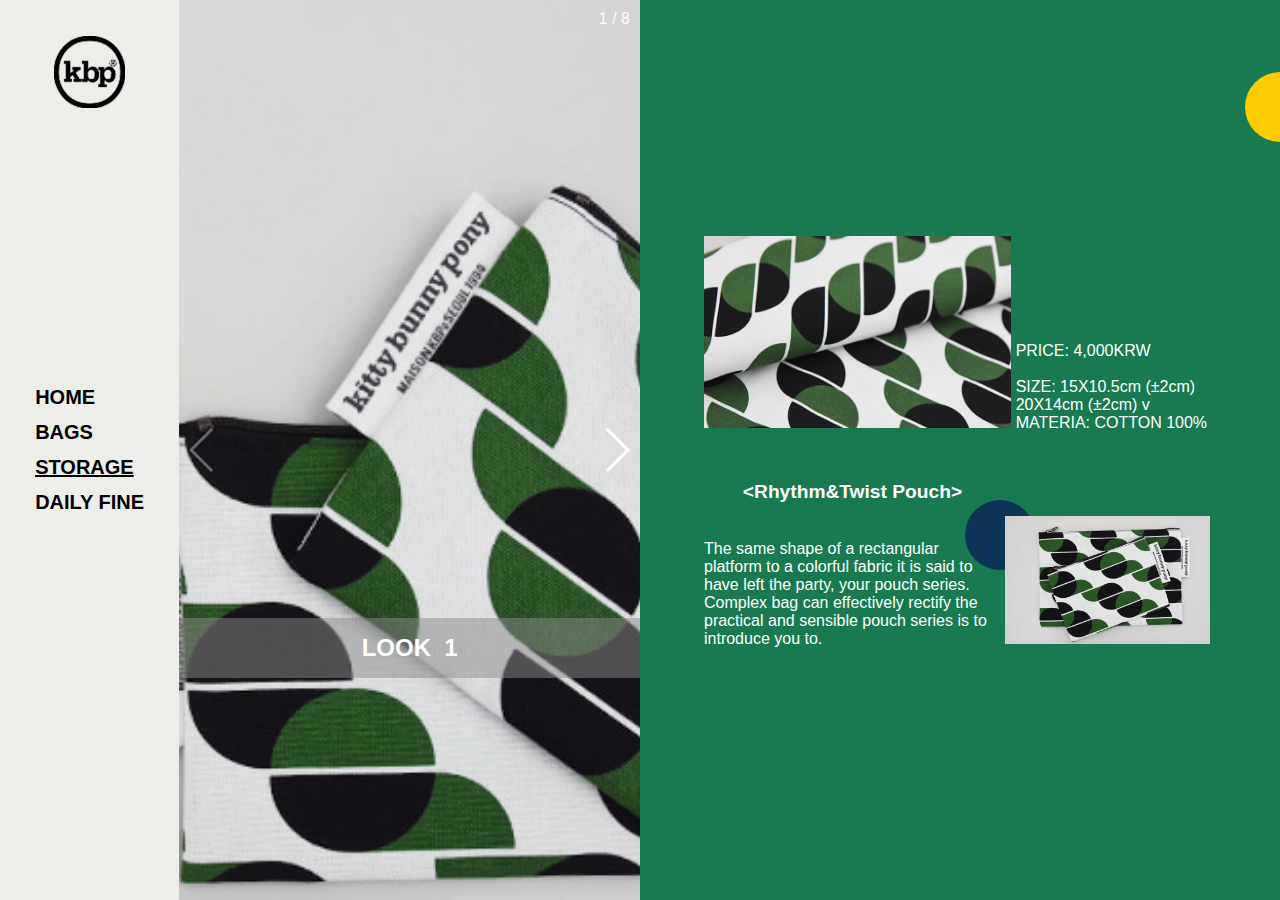
<file: subpage-storage.html>
<!DOCTYPE html>
<html>

	<head>
		<!--Unicode-->
		<meta charset="utf-8" />
		<!--Browser status bar title-->
		<title>STORAGE-Kitty Bunny Pony</title>
		<!--Responsive get the browser width-->
		<meta name="viewport" content="width=device-width, initial-scale=1.0">
		<!--keywords to help user search in Search Engine-->
		<meta name="keywords" content="Kitty Bunny Pony, KBP,Products of Kitty Bunny Pony,Goods of KBP, Art of cloth, 패브릭, 쿠션, 방석, 베딩, 커튼, 가방, 파우치, 키티버니포니" />
		<!--<ico> left of title-->
		<link type="image/x-icon" rel="icon" href="img/KBP.ico">
		<!-- Icomoon Icon Fonts-->
		<link href="css/font-awesome.min.css" rel="stylesheet" type="text/css" />
		<!--Swiper CSS File-->
		<link rel="stylesheet" type="text/css" href="css/swiper.min.css" />
		<link rel="stylesheet" type="text/css" href="css/animate.min.css" />
		<!--main-style-->
		<link href="css/subpage.css" rel="stylesheet" type="text/css" media="all" />
		<link href="css/subpage-storage.css" rel="stylesheet" type="text/css" media="all" />
	</head>

	<body>
		<!--Navigation-->
		<div class="navigation">
			<div class="logo-part">
				<a href="index.html"><img class="nav-logo" src="img/subpage/logo-black.png" /></a>
			</div>

			<div class="list-part">
				<ul class="navlist">
					<li>
						<a href="index.html">HOME</a>
					</li>
					<li>
						<a href="subpage-bag.html">BAGS</a>
					</li>
					<li class="active">
						<a href="#">STORAGE</a>
					</li>
					<li>
						<a href="subpage-daily.html">DAILY FINE</a>
					</li>
				</ul>
			</div>
			<i class="fa fa-reorder mobile-navbtn"></i>
			<div class="topnav-mobile hidden">
				<ul class="mo-navlist">
					<li>
						<a href="index.html">HOME</a>
					</li>
					<li>
						<a href="subpage-bag.html">BAGS</a>
					</li>
					<li class="active">
						<a href="#">STORAGE</a>
					</li>
					<li>
						<a href="subpage-daily.html">DAILY FINE</a>
					</li>
				</ul>
			</div>
		</div>

		<!--Cover Slide-->
		<div class="cover-container">
			<div class="swiper-container cover-slide">
				<div class="swiper-pagination"></div>
				<div class="swiper-wrapper">
					<!--LOOK1-->
					<div class="swiper-slide">
						<div class="swiper-container vertical-detail">
							<div class="swiper-wrapper">
								<div class="swiper-slide">
									<img class="cover-img" src="img/subpage/storage/look1-1.jpg" />
									<p class="look">LOOK &nbsp;1</p>
									<i class="fa fa-angle-double-up arrow-up"></i>
								</div>
								<!--Mobile-detail-->
								<div class="swiper-slide detail1 mo-detail">
									<div class="detail-section">
										<div class="row">
											<img class="top-detail ani" swiper-animate-effect="fadeIn" swiper-animate-duration="0.5s" swiper-animate-delay="0.3s" src="img/subpage/storage/look1-2.jpg" />
											<p class="top-detailP ani" swiper-animate-effect="fadeIn" swiper-animate-duration="0.5s" swiper-animate-delay="0.7s">PRICE: 4,000KRW</br>
												</br>SIZE: 15X10.5cm (±2cm)</br>
												20X14cm (±2cm) v MATERIA: COTTON 100%</p>
										</div>

										<div class="row">
											<h1 class="name ani" swiper-animate-effect="fadeIn" swiper-animate-duration="0.5s" swiper-animate-delay="0.5s">&lt;Rhythm&Twist Pouch&gt;</h1>
											<p class="down-detailP ani" swiper-animate-effect="fadeIn" swiper-animate-duration="0.5s" swiper-animate-delay="1.1s">The same shape of a rectangular platform to a colorful fabric it is said to have left the party, your pouch series. Complex bag can effectively rectify the practical and sensible pouch series is to introduce you to. </p>
											<img class="down-detail ani" swiper-animate-effect="fadeIn" swiper-animate-duration="0.5s" swiper-animate-delay="0.9s" src="img/subpage/storage/look1-3.jpg" />
											<div class="detail-circle1 ani" swiper-animate-effect="fadeInLeft" swiper-animate-duration="0.5s" swiper-animate-delay="1.3s"></div>
										</div>
									</div>
									<div class="detail-circle2 ani" swiper-animate-effect="fadeInRight" swiper-animate-duration="0.5s" swiper-animate-delay="1.5s"></div>
								</div>
							</div>
						</div>
					</div>

					<!--LOOK2-->
					<div class="swiper-slide">
						<div class="swiper-container vertical-detail">
							<div class="swiper-wrapper">
								<div class="swiper-slide"><img class="cover-img" src="img/subpage/storage/look2-1.png" />
									<p class="look">LOOK &nbsp;2</p>
									<i class="fa fa-angle-double-up arrow-up"></i>
								</div>

								<!--Mobile-detail-->
								<div class="swiper-slide detail2 mo-detail">
									<div class="detail-section">
										<div class="row">
											<img class="top-detail ani" swiper-animate-effect="fadeIn" swiper-animate-duration="0.5s" swiper-animate-delay="0.3s" src="img/subpage/storage/look2-2.jpg" />
											<p class="top-detailP ani" swiper-animate-effect="fadeIn" swiper-animate-duration="0.5s" swiper-animate-delay="0.7s">PRICE: 4,000KRW
												</br>SIZE: 15X10.5cm (±2cm)</br>
												20X14cm (±2cm) </br>
												MATERIA: COTTON 100%</p>
										</div>

										<div class="row">
											<h1 class="name ani" swiper-animate-effect="fadeIn" swiper-animate-duration="0.5s" swiper-animate-delay="0.5s">Vegetables Pouch</br><span class="copy">by Jennifer Bouron</span></h1>
											<p class="down-detailP ani" swiper-animate-effect="fadeIn" swiper-animate-duration="0.5s" swiper-animate-delay="1.1s">Jennifer Bouron is a french fashion and design in the form designer. Drawing and graphic operation, and simultaneously, the london and copenhagen in the design of the model line. the cursor key, and the lovely and light energy for the long form of jennifer again. </p>
											<img class="down-detail ani" swiper-animate-effect="fadeIn" swiper-animate-duration="0.5s" swiper-animate-delay="0.9s" src="img/subpage/storage/look2-3.jpg" />
											<div class="detail-circle1 detail2-circle1 ani" swiper-animate-effect="fadeInLeft" swiper-animate-duration="0.5s" swiper-animate-delay="1.3s"></div>
										</div>
									</div>
									<div class="detail-circle2 detail2-circle2 ani" swiper-animate-effect="fadeInRight" swiper-animate-duration="0.5s" swiper-animate-delay="1.5s"></div>
								</div>
							</div>
						</div>
					</div>

					<!--LOOK3-->
					<div class="swiper-slide">
						<div class="swiper-container vertical-detail">
							<div class="swiper-wrapper">
								<div class="swiper-slide"><img class="cover-img" src="img/subpage/storage/look3-1.jpg" />
									<p class="look">LOOK &nbsp;3</p>
									<i class="fa fa-angle-double-up arrow-up"></i>
								</div>

								<!--Mobile-detail-->
								<div class="swiper-slide detail3 mo-detail">
									<div class="detail-section">
										<div class="row">
											<img class="top-detail ani" swiper-animate-effect="fadeIn" swiper-animate-duration="0.5s" swiper-animate-delay="0.3s" src="img/subpage/storage/look3-2.jpg" />
											<p class="top-detailP ani" swiper-animate-effect="fadeIn" swiper-animate-duration="0.5s" swiper-animate-delay="0.7s">PRICE: 4,000KRW
												</br>SIZE: 15X10.5cm (±2cm)</br>
												20X14cm (±2cm) </br>
												MATERIA: COTTON 100%</p>
										</div>

										<div class="row">
											<h1 class="name ani" swiper-animate-effect="fadeIn" swiper-animate-duration="0.5s" swiper-animate-delay="0.5s">JJPU0002</h1>
											<p class="down-detailP ani" swiper-animate-effect="fadeIn" swiper-animate-duration="0.5s" swiper-animate-delay="1.1s">Small size of the cosmetics, earphone, card, coupon, the women's activities and other activities to keep it small. medium size and all kinds of cosmetics products, storage can use cosmetics pouch of the me and you, all kinds of electronic products, will be able to pay much of a size.
											</p>
											<img class="down-detail ani" swiper-animate-effect="fadeIn" swiper-animate-duration="0.5s" swiper-animate-delay="0.9s" src="img/subpage/storage/look3-3.jpg" />
											<div class="detail-circle1 detail3-circle1  ani" swiper-animate-effect="fadeInLeft" swiper-animate-duration="0.5s" swiper-animate-delay="1.3s"></div>
										</div>
									</div>
									<div class="detail-circle2 detail3-circle2 ani" swiper-animate-effect="fadeInRight" swiper-animate-duration="0.5s" swiper-animate-delay="1.5s"></div>
								</div>
							</div>
						</div>
					</div>
					<!--LOOK4-->
					<div class="swiper-slide">
						<div class="swiper-container vertical-detail">
							<div class="swiper-wrapper">
								<div class="swiper-slide"><img class="cover-img" src="img/subpage/storage/look4-1.jpg" />
									<p class="look">LOOK &nbsp;4</p>
									<i class="fa fa-angle-double-up arrow-up"></i>
								</div>

								<!--Mobile-detail-->
								<div class="swiper-slide detail4 mo-detail">
									<div class="detail-section">
										<div class="row">
											<img class="top-detail ani" swiper-animate-effect="fadeIn" swiper-animate-duration="0.5s" swiper-animate-delay="0.3s" src="img/subpage/storage/look4-2.jpg" />
											<p class="top-detailP ani" swiper-animate-effect="fadeIn" swiper-animate-duration="0.5s" swiper-animate-delay="0.7s">PRICE: 19,000 KRW
												</br>SIZE:16X14cm (height 10cm) (±2cm)</br>
												MATERIA: NYLON 100% </p>
										</div>

										<div class="row">
											<h1 class="name ani" swiper-animate-effect="fadeIn" swiper-animate-duration="0.5s" swiper-animate-delay="0.5s">First Aid Kit Mini Storage Bag </h1>
											<p class="down-detailP ani" swiper-animate-effect="fadeIn" swiper-animate-duration="0.5s" swiper-animate-delay="1.1s">obviously, the key put in, cute and practical travel first aid to the people. look at these bright color and convenience to the size of the future. in the first aid pouch "is the key".</p>
											<img class="down-detail ani" swiper-animate-effect="fadeIn" swiper-animate-duration="0.5s" swiper-animate-delay="0.9s" src="img/subpage/storage/look4-3.png" />
											<img class="down-detail ani" swiper-animate-effect="fadeIn" swiper-animate-duration="0.5s" swiper-animate-delay="0.9s" src="img/subpage/storage/look4-4.png" />
											<div class="detail-circle1 detail4-circle1  ani" swiper-animate-effect="fadeInLeft" swiper-animate-duration="0.5s" swiper-animate-delay="1.3s"></div>
										</div>
									</div>
									<div class="detail-circle2 detail4-circle2 ani" swiper-animate-effect="fadeInRight" swiper-animate-duration="0.5s" swiper-animate-delay="1.5s"></div>
								</div>
							</div>
						</div>
					</div>
					<!--LOOK5-->
					<div class="swiper-slide">
						<div class="swiper-container vertical-detail">
							<div class="swiper-wrapper">
								<div class="swiper-slide"><img class="cover-img" src="img/subpage/storage/look5-1.jpg" />
									<p class="look">LOOK &nbsp;5</p>
									<i class="fa fa-angle-double-up arrow-up"></i>
								</div>

								<!--Mobile-detail-->
								<div class="swiper-slide detail5 mo-detail">
									<div class="detail-section">
										<div class="row">
											<img class="top-detail ani" swiper-animate-effect="fadeIn" swiper-animate-duration="0.5s" swiper-animate-delay="0.3s" src="img/subpage/storage/look5-2.jpg" />
											<p class="top-detailP ani" swiper-animate-effect="fadeIn" swiper-animate-duration="0.5s" swiper-animate-delay="0.7s">PRICE: 19,000 KRW
												</br>SIZE:16X14X10(h)cm (±2cm) </br>
												MATERIA: NYLON 100% </p>
										</div>

										<div class="row">
											<h1 class="name ani" swiper-animate-effect="fadeIn" swiper-animate-duration="0.5s" swiper-animate-delay="0.5s">Baseball Mini Storage Bag</h1>
											<p class="down-detailP ani" swiper-animate-effect="fadeIn" swiper-animate-duration="0.5s" swiper-animate-delay="1.1s">cute and practical, small size, small love story "," the new " series of a hundred" baseball mini storage bag "to introduce you. the annual award of the chemical in the brown base baseball stitch and the same red colorful decorations around the light and lovely feeling. the embroidery unit has about 6cm baseball placed very close. </p>
											<img class="down-detail ani" swiper-animate-effect="fadeIn" swiper-animate-duration="0.5s" swiper-animate-delay="0.9s" src="img/subpage/storage/look5-3.jpg" />
											<div class="detail-circle1 detail5-circle1  ani" swiper-animate-effect="fadeInLeft" swiper-animate-duration="0.5s" swiper-animate-delay="1.3s"></div>
										</div>
									</div>
									<div class="detail-circle2 detail5-circle2 ani" swiper-animate-effect="fadeInRight" swiper-animate-duration="0.5s" swiper-animate-delay="1.5s"></div>
								</div>
							</div>
						</div>
					</div>
					<!--LOOK6-->
					<div class="swiper-slide">
						<div class="swiper-container vertical-detail">
							<div class="swiper-wrapper">
								<div class="swiper-slide"><img class="cover-img" src="img/subpage/storage/look6-1.jpg" />
									<p class="look">LOOK &nbsp;6</p>
									<i class="fa fa-angle-double-up arrow-up"></i>
								</div>

								<!--Mobile-detail-->
								<div class="swiper-slide detail6 mo-detail">
									<div class="detail-section">
										<div class="row">
											<img class="top-detail ani" swiper-animate-effect="fadeIn" swiper-animate-duration="0.5s" swiper-animate-delay="0.3s" src="img/subpage/storage/look6-2.jpg" />
											<p class="top-detailP ani" swiper-animate-effect="fadeIn" swiper-animate-duration="0.5s" swiper-animate-delay="0.7s">PRICE: 48,000 KRW</br>
												The 13 inch size (internal standard): </br>
												34X24X2cm (±2cm)</br>
												The 15 inch size (internal standard): </br>
												37X27X2cm (±2cm)</br>
												MATERIA: COTTON 100%</p>
										</div>

										<div class="row">
											<h1 class="name ani" swiper-animate-effect="fadeIn" swiper-animate-duration="0.5s" swiper-animate-delay="0.5s">Quilting Ueno Laptop Pouchg</h1>
											<p class="down-detailP ani" swiper-animate-effect="fadeIn" swiper-animate-duration="0.5s" swiper-animate-delay="1.1s">The key to the teacher, in the notebook, in the fabric pouch to introduce you. a lot of people who love me and a beam material in the form of a mirror to see the show and 13 inch and 15 inch "quilting with a yellow notebook pouch".</p>
											<img class="down-detail ani" swiper-animate-effect="fadeIn" swiper-animate-duration="0.5s" swiper-animate-delay="0.9s" src="img/subpage/storage/look6-3.png" />
											<img class="down-detail ani" swiper-animate-effect="fadeIn" swiper-animate-duration="0.5s" swiper-animate-delay="0.9s" src="img/subpage/storage/look6-4.png" />
											<img class="down-detail ani" swiper-animate-effect="fadeIn" swiper-animate-duration="0.5s" swiper-animate-delay="0.9s" src="img/subpage/storage/look6-5.png" />
											<div class="detail-circle1 detail6-circle1  ani" swiper-animate-effect="fadeInLeft" swiper-animate-duration="0.5s" swiper-animate-delay="1.3s"></div>
										</div>
									</div>
									<div class="detail-circle2 detail6-circle2 ani" swiper-animate-effect="fadeInRight" swiper-animate-duration="0.5s" swiper-animate-delay="1.5s"></div>
								</div>
							</div>
						</div>
					</div>
					<!--LOOK7-->
					<div class="swiper-slide">
						<div class="swiper-container vertical-detail">
							<div class="swiper-wrapper">
								<div class="swiper-slide"><img class="cover-img" src="img/subpage/storage/look7-1.jpg" />
									<p class="look">LOOK &nbsp;7</p>
									<i class="fa fa-angle-double-up arrow-up"></i>
								</div>

								<!--Mobile-detail-->
								<div class="swiper-slide detail7 mo-detail">
									<div class="detail-section">
										<div class="row">
											<img class="top-detail ani" swiper-animate-effect="fadeIn" swiper-animate-duration="0.5s" swiper-animate-delay="0.3s" src="img/subpage/storage/look7-2.jpg" />
											<p class="top-detailP ani" swiper-animate-effect="fadeIn" swiper-animate-duration="0.5s" swiper-animate-delay="0.7s">PRICE: 21,000 KRW</br>
												SIZE: 20X 25 (h) cm (± 2cm)</br>
												MATERIA: COTTON 100% </br>
												(about twenty canvas)</p>
										</div>

										<div class="row">
											<h1 class="name ani" swiper-animate-effect="fadeIn" swiper-animate-duration="0.5s" swiper-animate-delay="0.5s">Puppy Storage Bag</h1>
											<p class="down-detailP ani" swiper-animate-effect="fadeIn" swiper-animate-duration="0.5s" swiper-animate-delay="1.1s">One of the many love the PUPPY). the motivation for the cotton material to the bai people. colorful canvas cotton material, the ivory and the disk in a very long put into it. it is the colorful string of easy to open and close, can be manufactured. the existing storage's small size and the like, uses the simple bag or can. storage bag with a series of good! </p>
											<img class="down-detail ani" swiper-animate-effect="fadeIn" swiper-animate-duration="0.5s" swiper-animate-delay="0.9s" src="img/subpage/storage/look7-3.jpg" />
											<div class="detail-circle1 detail7-circle1  ani" swiper-animate-effect="fadeInLeft" swiper-animate-duration="0.5s" swiper-animate-delay="1.3s"></div>
										</div>
									</div>
									<div class="detail-circle2 detail7-circle2 ani" swiper-animate-effect="fadeInRight" swiper-animate-duration="0.5s" swiper-animate-delay="1.5s"></div>
								</div>
							</div>
						</div>
					</div>
					<!--LOOK8-->
					<div class="swiper-slide">
						<div class="swiper-container vertical-detail">
							<div class="swiper-wrapper">
								<div class="swiper-slide"><img class="cover-img" src="img/subpage/storage/look8-1.jpg" />
									<p class="look">LOOK &nbsp;8</p>
									<i class="fa fa-angle-double-up arrow-up"></i>
								</div>

								<!--Mobile-detail-->
								<div class="swiper-slide detail8 mo-detail">
									<div class="detail-section">
										<div class="row">
											<img class="top-detail ani" swiper-animate-effect="fadeIn" swiper-animate-duration="0.5s" swiper-animate-delay="0.3s" src="img/subpage/storage/look8-2.jpg" />
											<p class="top-detailP ani" swiper-animate-effect="fadeIn" swiper-animate-duration="0.5s" swiper-animate-delay="0.7s">PRICE: 7,000 KRW</br>
												SMALL SIZE: 20X24cm (± 3 cm)</br>
												MEDIUM SIZE: 30X36cm (± 3 cm)</br>
												MATERIA: COTTON 100%</p>
										</div>

										<div class="row">
											<h1 class="name ani" swiper-animate-effect="fadeIn" swiper-animate-duration="0.5s" swiper-animate-delay="0.5s">KBP Bunny Storage Bag</h1>
											<p class="down-detailP ani" swiper-animate-effect="fadeIn" swiper-animate-duration="0.5s" swiper-animate-delay="1.1s">the cursor key, the signature pattern is one of them. (Bunny) storage bag with product series. Maison KBP Seoul memory which is equal to the net easy to open and to close. small and medium size, the two get up. white and black printing of fabric belt is black in color. the existing table, the primary current and the use of materials for the lining. </p>
											<img class="down-detail ani" swiper-animate-effect="fadeIn" swiper-animate-duration="0.5s" swiper-animate-delay="0.9s" src="img/subpage/storage/look8-3.jpg" />
											<div class="detail-circle1 detail8-circle1  ani" swiper-animate-effect="fadeInLeft" swiper-animate-duration="0.5s" swiper-animate-delay="1.3s"></div>
										</div>
									</div>
									<div class="detail-circle2 detail8-circle2 ani" swiper-animate-effect="fadeInRight" swiper-animate-duration="0.5s" swiper-animate-delay="1.5s"></div>
								</div>
							</div>
						</div>
					</div>

					<!--END SLIDES-->
				</div>
				<div class="swiper-button-prev swiper-button-white"></div>
				<!--左箭头-->
				<div class="swiper-button-next swiper-button-white"></div>
				<!--右箭头-->
			</div>
		</div>

		<!--Detail Slide-->
		<div class="detail-container">
			<div class="swiper-container detail-slide">
				<div class="swiper-wrapper">
					<!--Detail1-->
					<div class="swiper-slide detail1">

						<div class="detail-section">
							<div class="row">
								<img class="top-detail ani" swiper-animate-effect="fadeIn" swiper-animate-duration="0.5s" swiper-animate-delay="0.3s" src="img/subpage/storage/look1-2.jpg" />
								<p class="top-detailP ani" swiper-animate-effect="fadeIn" swiper-animate-duration="0.5s" swiper-animate-delay="0.7s">PRICE: 4,000KRW</br>
									</br>SIZE: 15X10.5cm (±2cm)</br>
									20X14cm (±2cm) v MATERIA: COTTON 100%</p>
							</div>

							<div class="row">
								<h1 class="name ani" swiper-animate-effect="fadeIn" swiper-animate-duration="0.5s" swiper-animate-delay="0.5s">&lt;Rhythm&Twist Pouch&gt;</h1>
								<p class="down-detailP ani" swiper-animate-effect="fadeIn" swiper-animate-duration="0.5s" swiper-animate-delay="1.1s">The same shape of a rectangular platform to a colorful fabric it is said to have left the party, your pouch series. Complex bag can effectively rectify the practical and sensible pouch series is to introduce you to. </p>
								<img class="down-detail ani" swiper-animate-effect="fadeIn" swiper-animate-duration="0.5s" swiper-animate-delay="0.9s" src="img/subpage/storage/look1-3.jpg" />
								<div class="detail-circle1 ani" swiper-animate-effect="fadeInLeft" swiper-animate-duration="0.5s" swiper-animate-delay="1.3s"></div>
							</div>
						</div>
						<div class="detail-circle2 ani" swiper-animate-effect="fadeInRight" swiper-animate-duration="0.5s" swiper-animate-delay="1.5s"></div>

					</div>
					<!--Detail2-->
					<div class="swiper-slide detail2">

						<div class="detail-section">
							<div class="row">
								<img class="top-detail ani" swiper-animate-effect="fadeIn" swiper-animate-duration="0.5s" swiper-animate-delay="0.3s" src="img/subpage/storage/look2-2.jpg" />
								<p class="top-detailP ani" swiper-animate-effect="fadeIn" swiper-animate-duration="0.5s" swiper-animate-delay="0.7s">PRICE: 4,000KRW
									</br>SIZE: 15X10.5cm (±2cm)</br>
									20X14cm (±2cm) </br>
									MATERIA: COTTON 100%</p>
							</div>

							<div class="row">
								<h1 class="name ani" swiper-animate-effect="fadeIn" swiper-animate-duration="0.5s" swiper-animate-delay="0.5s">Vegetables Pouch</br><span class="copy">by Jennifer Bouron</span></h1>
								<p class="down-detailP ani" swiper-animate-effect="fadeIn" swiper-animate-duration="0.5s" swiper-animate-delay="1.1s">Jennifer Bouron is a french fashion and design in the form designer. Drawing and graphic operation, and simultaneously, the london and copenhagen in the design of the model line. the cursor key, and the lovely and light energy for the long form of jennifer again. </p>
								<img class="down-detail ani" swiper-animate-effect="fadeIn" swiper-animate-duration="0.5s" swiper-animate-delay="0.9s" src="img/subpage/storage/look2-3.jpg" />
								<div class="detail-circle1 detail2-circle1 ani" swiper-animate-effect="fadeInLeft" swiper-animate-duration="0.5s" swiper-animate-delay="1.3s"></div>
							</div>
						</div>
						<div class="detail-circle2 detail2-circle2 ani" swiper-animate-effect="fadeInRight" swiper-animate-duration="0.5s" swiper-animate-delay="1.5s"></div>

					</div>
					<!--Detail3-->
					<div class="swiper-slide detail3">

						<div class="detail-section">
							<div class="row">
								<img class="top-detail ani" swiper-animate-effect="fadeIn" swiper-animate-duration="0.5s" swiper-animate-delay="0.3s" src="img/subpage/storage/look3-2.jpg" />
								<p class="top-detailP ani" swiper-animate-effect="fadeIn" swiper-animate-duration="0.5s" swiper-animate-delay="0.7s">PRICE: 4,000KRW
									</br>SIZE: 15X10.5cm (±2cm)</br>
									20X14cm (±2cm) </br>
									MATERIA: COTTON 100%</p>
							</div>

							<div class="row">
								<h1 class="name ani" swiper-animate-effect="fadeIn" swiper-animate-duration="0.5s" swiper-animate-delay="0.5s">JJPU0002</h1>
								<p class="down-detailP ani" swiper-animate-effect="fadeIn" swiper-animate-duration="0.5s" swiper-animate-delay="1.1s">Small size of the cosmetics, earphone, card, coupon, the women's activities and other activities to keep it small. medium size and all kinds of cosmetics products, storage can use cosmetics pouch of the me and you, all kinds of electronic products, will be able to pay much of a size.
								</p>
								<img class="down-detail ani" swiper-animate-effect="fadeIn" swiper-animate-duration="0.5s" swiper-animate-delay="0.9s" src="img/subpage/storage/look3-3.jpg" />
								<div class="detail-circle1 detail3-circle1  ani" swiper-animate-effect="fadeInLeft" swiper-animate-duration="0.5s" swiper-animate-delay="1.3s"></div>
							</div>
						</div>
						<div class="detail-circle2 detail3-circle2 ani" swiper-animate-effect="fadeInRight" swiper-animate-duration="0.5s" swiper-animate-delay="1.5s"></div>

					</div>
					<!--Detail4-->
					<div class="swiper-slide detail4">

						<div class="detail-section">
							<div class="row">
								<img class="top-detail ani" swiper-animate-effect="fadeIn" swiper-animate-duration="0.5s" swiper-animate-delay="0.3s" src="img/subpage/storage/look4-2.jpg" />
								<p class="top-detailP ani" swiper-animate-effect="fadeIn" swiper-animate-duration="0.5s" swiper-animate-delay="0.7s">PRICE: 19,000 KRW
									</br>SIZE:16X14cm (height 10cm) (±2cm)</br>
									MATERIA: NYLON 100% </p>
							</div>

							<div class="row">
								<h1 class="name ani" swiper-animate-effect="fadeIn" swiper-animate-duration="0.5s" swiper-animate-delay="0.5s">First Aid Kit Mini Storage Bag </h1>
								<p class="down-detailP ani" swiper-animate-effect="fadeIn" swiper-animate-duration="0.5s" swiper-animate-delay="1.1s">obviously, the key put in, cute and practical travel first aid to the people. look at these bright color and convenience to the size of the future. in the first aid pouch "is the key".</p>
								<img class="down-detail ani" swiper-animate-effect="fadeIn" swiper-animate-duration="0.5s" swiper-animate-delay="0.9s" src="img/subpage/storage/look4-3.png" />
								<img class="down-detail ani" swiper-animate-effect="fadeIn" swiper-animate-duration="0.5s" swiper-animate-delay="0.9s" src="img/subpage/storage/look4-4.png" />
								<div class="detail-circle1 detail4-circle1  ani" swiper-animate-effect="fadeInLeft" swiper-animate-duration="0.5s" swiper-animate-delay="1.3s"></div>
							</div>
						</div>
						<div class="detail-circle2 detail4-circle2 ani" swiper-animate-effect="fadeInRight" swiper-animate-duration="0.5s" swiper-animate-delay="1.5s"></div>

					</div>
					<!--Detail5-->
					<div class="swiper-slide detail5">

						<div class="detail-section">
							<div class="row">
								<img class="top-detail ani" swiper-animate-effect="fadeIn" swiper-animate-duration="0.5s" swiper-animate-delay="0.3s" src="img/subpage/storage/look5-2.jpg" />
								<p class="top-detailP ani" swiper-animate-effect="fadeIn" swiper-animate-duration="0.5s" swiper-animate-delay="0.7s">PRICE: 19,000 KRW
									</br>SIZE:16X14X10(h)cm (±2cm) </br>
									MATERIA: NYLON 100% </p>
							</div>

							<div class="row">
								<h1 class="name ani" swiper-animate-effect="fadeIn" swiper-animate-duration="0.5s" swiper-animate-delay="0.5s">Baseball Mini Storage Bag</h1>
								<p class="down-detailP ani" swiper-animate-effect="fadeIn" swiper-animate-duration="0.5s" swiper-animate-delay="1.1s">cute and practical, small size, small love story "," the new " series of a hundred" baseball mini storage bag "to introduce you. the annual award of the chemical in the brown base baseball stitch and the same red colorful decorations around the light and lovely feeling. the embroidery unit has about 6cm baseball placed very close. </p>
								<img class="down-detail ani" swiper-animate-effect="fadeIn" swiper-animate-duration="0.5s" swiper-animate-delay="0.9s" src="img/subpage/storage/look5-3.jpg" />
								<div class="detail-circle1 detail5-circle1  ani" swiper-animate-effect="fadeInLeft" swiper-animate-duration="0.5s" swiper-animate-delay="1.3s"></div>
							</div>
						</div>
						<div class="detail-circle2 detail5-circle2 ani" swiper-animate-effect="fadeInRight" swiper-animate-duration="0.5s" swiper-animate-delay="1.5s"></div>

					</div>
					<!--Detail6-->
					<div class="swiper-slide detail6">

						<div class="detail-section">
							<div class="row">
								<img class="top-detail ani" swiper-animate-effect="fadeIn" swiper-animate-duration="0.5s" swiper-animate-delay="0.3s" src="img/subpage/storage/look6-2.jpg" />
								<p class="top-detailP ani" swiper-animate-effect="fadeIn" swiper-animate-duration="0.5s" swiper-animate-delay="0.7s">PRICE: 48,000 KRW</br>
									The 13 inch size (internal standard): </br>
									34X24X2cm (±2cm)</br>
									The 15 inch size (internal standard): </br>
									37X27X2cm (±2cm)</br>
									MATERIA: COTTON 100%</p>
							</div>

							<div class="row">
								<h1 class="name ani" swiper-animate-effect="fadeIn" swiper-animate-duration="0.5s" swiper-animate-delay="0.5s">Quilting Ueno Laptop Pouchg</h1>
								<p class="down-detailP ani" swiper-animate-effect="fadeIn" swiper-animate-duration="0.5s" swiper-animate-delay="1.1s">The key to the teacher, in the notebook, in the fabric pouch to introduce you. a lot of people who love me and a beam material in the form of a mirror to see the show and 13 inch and 15 inch "quilting with a yellow notebook pouch".</p>
								<img class="down-detail ani" swiper-animate-effect="fadeIn" swiper-animate-duration="0.5s" swiper-animate-delay="0.9s" src="img/subpage/storage/look6-3.png" />
								<img class="down-detail ani" swiper-animate-effect="fadeIn" swiper-animate-duration="0.5s" swiper-animate-delay="0.9s" src="img/subpage/storage/look6-4.png" />
								<img class="down-detail ani" swiper-animate-effect="fadeIn" swiper-animate-duration="0.5s" swiper-animate-delay="0.9s" src="img/subpage/storage/look6-5.png" />
								<div class="detail-circle1 detail6-circle1  ani" swiper-animate-effect="fadeInLeft" swiper-animate-duration="0.5s" swiper-animate-delay="1.3s"></div>
							</div>
						</div>
						<div class="detail-circle2 detail6-circle2 ani" swiper-animate-effect="fadeInRight" swiper-animate-duration="0.5s" swiper-animate-delay="1.5s"></div>

					</div>
					<!--Detail7-->
					<div class="swiper-slide detail7">

						<div class="detail-section">
							<div class="row">
								<img class="top-detail ani" swiper-animate-effect="fadeIn" swiper-animate-duration="0.5s" swiper-animate-delay="0.3s" src="img/subpage/storage/look7-2.jpg" />
								<p class="top-detailP ani" swiper-animate-effect="fadeIn" swiper-animate-duration="0.5s" swiper-animate-delay="0.7s">PRICE: 21,000 KRW</br>
									SIZE: 20X 25 (h) cm (± 2cm)</br>
									MATERIA: COTTON 100% </br>
									(about twenty canvas)</p>
							</div>

							<div class="row">
								<h1 class="name ani" swiper-animate-effect="fadeIn" swiper-animate-duration="0.5s" swiper-animate-delay="0.5s">Puppy Storage Bag</h1>
								<p class="down-detailP ani" swiper-animate-effect="fadeIn" swiper-animate-duration="0.5s" swiper-animate-delay="1.1s">One of the many love the PUPPY). the motivation for the cotton material to the bai people. colorful canvas cotton material, the ivory and the disk in a very long put into it. it is the colorful string of easy to open and close, can be manufactured. the existing storage's small size and the like, uses the simple bag or can. storage bag with a series of good! </p>
								<img class="down-detail ani" swiper-animate-effect="fadeIn" swiper-animate-duration="0.5s" swiper-animate-delay="0.9s" src="img/subpage/storage/look7-3.jpg" />
								<div class="detail-circle1 detail7-circle1  ani" swiper-animate-effect="fadeInLeft" swiper-animate-duration="0.5s" swiper-animate-delay="1.3s"></div>
							</div>
						</div>
						<div class="detail-circle2 detail7-circle2 ani" swiper-animate-effect="fadeInRight" swiper-animate-duration="0.5s" swiper-animate-delay="1.5s"></div>

					</div>
					<!--Detail8-->
					<div class="swiper-slide detail8">

						<div class="detail-section">
							<div class="row">
								<img class="top-detail ani" swiper-animate-effect="fadeIn" swiper-animate-duration="0.5s" swiper-animate-delay="0.3s" src="img/subpage/storage/look8-2.jpg" />
								<p class="top-detailP ani" swiper-animate-effect="fadeIn" swiper-animate-duration="0.5s" swiper-animate-delay="0.7s">PRICE: 7,000 KRW</br>
									SMALL SIZE: 20X24cm (± 3 cm)</br>
									MEDIUM SIZE: 30X36cm (± 3 cm)</br>
									MATERIA: COTTON 100%</p>
							</div>

							<div class="row">
								<h1 class="name ani" swiper-animate-effect="fadeIn" swiper-animate-duration="0.5s" swiper-animate-delay="0.5s">KBP Bunny Storage Bag</h1>
								<p class="down-detailP ani" swiper-animate-effect="fadeIn" swiper-animate-duration="0.5s" swiper-animate-delay="1.1s">the cursor key, the signature pattern is one of them. (Bunny) storage bag with product series. Maison KBP Seoul memory which is equal to the net easy to open and to close. small and medium size, the two get up. white and black printing of fabric belt is black in color. the existing table, the primary current and the use of materials for the lining. </p>
								<img class="down-detail ani" swiper-animate-effect="fadeIn" swiper-animate-duration="0.5s" swiper-animate-delay="0.9s" src="img/subpage/storage/look8-3.jpg" />
								<div class="detail-circle1 detail8-circle1  ani" swiper-animate-effect="fadeInLeft" swiper-animate-duration="0.5s" swiper-animate-delay="1.3s"></div>
							</div>
						</div>
						<div class="detail-circle2 detail8-circle2 ani" swiper-animate-effect="fadeInRight" swiper-animate-duration="0.5s" swiper-animate-delay="1.5s"></div>

					</div>

					<!--END SLIDE-->
				</div>
			</div>
		</div>

		<!--Java Script Part-->
		<!--jQuery-->
		<script src="js/jquery-3.3.1.min.js" type="text/javascript"></script>
		<!--Swiper-->
		<script src="js/swiper.min.js" type="text/javascript"></script>
		<script src="js/swiper.animate1.0.3.min.js" type="text/javascript"></script>
		<!--main javaScript-->
		<script src="js/subpage.js" type="text/javascript"></script>
	</body>

</html>
</file>
<file: css/subpage.css>
/***************HTML & body style**************/

* {
	box-sizing: border-box;
}

html,
body {
	position: relative;
	z-index: -1;
	width: 100%;
	height: 100%;
	overflow: hidden;
	margin: 0;
	padding: 0;
	font-family: Helvetica Neue, Helvetica, Arial, sans-serif;
}


/*********SWiper & Slider Style*******************/

.swiper-container {
	width: 100%;
	height: 100%;
	margin-left: auto;
	margin-right: auto;
}

.swiper-slide {
	position: relative;
	/* Center slide text vertically */
	display: -webkit-box;
	display: -ms-flexbox;
	display: -webkit-flex;
	display: flex;
	-webkit-box-pack: center;
	-ms-flex-pack: center;
	-webkit-justify-content: center;
	justify-content: center;
	-webkit-box-align: center;
	-ms-flex-align: center;
	-webkit-align-items: center;
	align-items: center;
	overflow: hidden;
}


/***************通用样式********************/

a {
	cursor: pointer;
	text-decoration: none;
}


/***************Navigation******************/

.navigation {
	position: fixed;
	background: rgb(237, 237, 233);
	left: 0px;
	top: 0px;
	z-index: 99;
	width: 14%;
	height: 100%;
	display: -webkit-box;
	display: -ms-flexbox;
	display: -webkit-flex;
	display: flex;
	-webkit-box-pack: center;
	-ms-flex-pack: center;
	-webkit-justify-content: center;
	justify-content: center;
	-webkit-box-align: center;
	-ms-flex-align: center;
	-webkit-align-items: center;
	align-items: center;
}

.logo-part {
	position: absolute;
	width: 40%;
	top: 4%;
	display: inline-block;
	text-align: center;
	z-index: 99;
}

.nav-logo {
	width: 100%;
}



.list-part {
	position: relative;
	display: inline-block;
}

.navlist {
	list-style: none;
	display: inline-block;
	margin: 0px;
	width: auto;
	padding-left: 0px;
}

.navlist li {
	margin: 12px 6px;
}

.navlist li a {
	text-decoration: none;
	color: black;
	font-weight: bold;
	font-size: 20px;
}

.navlist li a:hover {
	text-decoration: underline !important;
}

.navlist .active a {
	text-decoration: underline;
}

.mouseenter {
	text-decoration: none !important;
}

.mobile-navbtn {
	position: absolute;
	right: 20px;
	font-size: 40px;
	transition: all 0.6s;
	display: none;
	color: black;
	z-index: 99;
}

.mobile-navbtn:hover {
	font-size: 46px;
}

.topnav-mobile {
	height: 0%;
	width: 100%;
	background-color: rgb(237, 237, 233);
	position: absolute;
	top: 0px;
	z-index: 90;
	overflow: hidden;
	transition: all 0.6s;
	display: -webkit-box;
	display: -ms-flexbox;
	display: -webkit-flex;
	display: flex;
	-webkit-box-pack: center;
	-ms-flex-pack: center;
	-webkit-justify-content: center;
	justify-content: center;
	-webkit-box-align: center;
	-ms-flex-align: center;
	-webkit-align-items: center;
	align-items: center;
}

.mo-navlist {
	list-style: none;
	display: inline-block;
	margin: 0px;
	width: auto;
}

.mo-navlist li {
	display: block;
	margin: 20px 10px;
}

.mo-navlist li a {
	text-decoration: none;
	color: black;
	font-weight: bold;
	font-size: 20px;
}

.mo-navlist li a:hover {
	text-decoration: underline !important;
}

.mo-navlist .active a {
	text-decoration: underline;
}

.cover-container {
	width: 36%;
	height: 100%;
	display: inline-block;
	margin-left: 14%;
	float: left;
}
.swiper-pagination-fraction {
    top: 10px;
    right: 10px;
    left: auto;
    bottom: auto;
    width: 100%;
    color: white;
    text-align: right;
}

.detail-container {
	width: 50%;
	height: 100%;
	display: inline-block;
	float: left;
}

.cover-img {
	display: block;
	min-height: 100%;
	min-width: 100%;
	max-width: none;
	max-height: 130%;
	width: auto !important;
	height: auto !important;
	position: absolute;
	left: 50% !important;
	top: 50% !important;
	bottom: auto;
	right: auto;
	object-fit: fill;
	-webkit-transform: translateX(-50%) translateY(-50%);
	-moz-transform: translateX(-50%) translateY(-50%);
	-ms-transform: translateX(-50%) translateY(-50%);
	-o-transform: translateX(-50%) translateY(-50%);
	transform: translateX(-50%) translateY(-50%);
}

.detail-slide img {
	display: inline-block;
}

.look {
	position: absolute;
	top: 66%;
	z-index: 9;
	font-size: 24px;
	padding: 16px;
	text-align: center;
	background-color: rgba(140, 140, 140, 0.5);
	font-weight: bold;
	color: white;
	width: 100%;
}

.arrow-up {
	position: absolute;
	bottom: 4%;
	z-index: 9;
	font-size: 36px;
	text-align: center;
	font-weight: bold;
	color: white;
	display: none;
}

.detail-slide .swiper-slide {
	padding: 10% 10%;
}

.detail-slide p {
	display: inline-block;
	overflow-wrap: break-word;
}

.detail-section {
	width: 100%;
}

.row {
	width: 100%;
	overflow-wrap: break-word;
	height: auto !important;
	position: relative;
	margin: 20px 0px;
}

.top-detail {
	width: 60%;
}

.top-detailP {
	width: 38%;
}

.down-detail {
	width: 40%;
}

.name {
	display: inline-block;
	width: 58%;
	position: absolute;
	top: 0px;
	text-align: center;
	font-size: 1.5vw;
}

.copy {
	font-size: 16px;
	text-align: right;
}

.down-detailP {
	width: 58%;
}

.detail1 {
	background-color: rgb(25, 122, 81);
	color: white;
}

.detail2 {
	background-color: rgb(25, 122, 81);
	color: white;
}

.detail3 {
	background-color: rgb(17, 64, 145);
	color: white;
}

.detail4 {
	background-color: rgb(17, 64, 145);
	color: white;
}

.detail5 {
	background-color: #4d9358;
	color: white;
}

.detail6 {
	background-color: #cb4434;
	color: white;
}

.detail7 {
	background-color: #4d9358;
	color: white;
}

.detail8 {
	background-color: rgb(17, 64, 145);
	color: white;
}

.detail9 {
	background-color: #cb4434;
	color: white;
}

.detail10 {
	background-color: #cb4434;
	color: white;
}

.detail-circle1 {
	position: absolute;
	top: 16%;
	left: 51%;
	height: 70px;
	width: 70px;
	background-color: rgb(13, 51, 87);
	border-radius: 50%;
	z-index: 10;
}

.detail-circle2 {
	position: absolute;
	top: 8%;
	right: -35px;
	height: 70px;
	width: 70px;
	background-color: rgb(253, 204, 0);
	border-radius: 50%;
	z-index: 10;
}

.detail2-circle1 {
	background-color: rgb(253, 204, 0);
}

.detail2-circle2 {
	background-color: rgb(13, 51, 87);
}

.detail3-circle1 {
	background-color: rgb(248, 212, 66);
}

.detail3-circle2 {
	background-color: rgb(197, 125, 76);
}

.detail4-circle1 {
	background-color: rgb(248, 212, 66);
}

.detail4-circle2 {
	background-color: rgb(197, 125, 76);
}

.detail5-circle1 {
	background-color: #f8d442;
}

.detail5-circle2 {
	background-color: #f37d30;
}

.detail6-circle1 {
	background-color: #f8d442;
}

.detail6-circle2 {
	background-color: #28559e;
}

.detail7-circle1 {
	background-color: #f8d442;
}

.detail7-circle2 {
	background-color: #f37d30;
}

.detail8-circle1 {
	background-color: #f8d442;
}

.detail8-circle2 {
	background-color: #cb4434;
}

.detail9-circle1 {
	background-color: #f8d442;
}

.detail9-circle2 {
	background-color: #28559e;
}

.detail10-circle1 {
	background-color: #f8d442;
}

.detail10-circle2 {
	background-color: #28559e;
}

.detail1 p {
	display: inline-block;
	overflow-wrap: break-word
}

.mo-detail {
	padding: 10% 10%;
}

.mo-detail img {
	display: inline-block;
}

.mo-detail p {
	display: inline-block;
}

@media only screen and (max-width: 870px) {
	.navigation {
		width: 100%;
		height: 10%;
	}
	.logo-part {
		width: auto;
		height: 100%;
		top: 0px;
		left: 0px;
	}
	.nav-logo {
		height: 90%;
		width: auto;
		position: absolute;
		left: 10px;
		top: 5%;
		transition: all 0.6s;
	}

	.nav-logo:hover {
		height: 96%;
		top: 2%;
		width: auto;
	}
	.list-part {
		display: none;
	}
	.mobile-navbtn {
		display: inline-block;
	}
	.cover-container {
		width: 40%;
		height: 90%;
		display: inline-block;
		margin-left: 0px;
		float: left;
		position: relative;
		top: 10%;
	}
	.detail-container {
		width: 60%;
		height: 90%;
		display: inline-block;
		float: left;
		position: relative;
		top: 10%;
	}
	.name {
		position: relative;
		top: 0px;
	}
}

@media only screen and (max-width: 530px) {
	.cover-container {
		width: 100%;
	}
	.name {
		font-size: 5vw;
		width: 100%;
		margin: 10px;
	}
	.arrow-up {
		display: block;
	}
	.detail-circle1 {
		top: 27%;
		left: 53%;
		height: 60px;
		width: 60px;
		z-index: -1;
	}
	.top-detailP {
		width: 38%;
		font-size: 14px;
	}
}
</file>
<file: css/subpage-daily.css>
/*Detail Content*/

.detail1 {
	background-color: rgb(25, 122, 81);
	color: white;
}
.detail1 .top-detail{
	width: 40%;
}
.detail2 {
	background-color: rgb(25, 122, 81);
	color: white;
}
.detail2 .name {
	position: relative;
}

.detail3 {
	background-color: rgb(17, 64, 145);
	color: white;
}

.detail3 .name {
	position: relative;
}

.detail4 {
	background-color: rgb(17, 64, 145);
	color: white;
}

.detail4 .name {
	position: relative;
}

.detail5 {
	background-color: #4d9358;
	color: white;
}

.detail5 .top-detail {
	width: 45%;
}

.detail5 .down-detail {
	width: 33%;
}

.detail5 .top-detailP {
	width: 51%;
}

.detail5 .down-detailP {
	width: 64%;
}

.detail6 {
	background-color: #cb4434;
	color: white;
}
/*Circle*/

.detail-circle1 {
	position: absolute;
	top: 16%;
	left: 51%;
	height: 70px;
	width: 70px;
	background-color: rgb(13, 51, 87);
	border-radius: 50%;
	z-index: -1;
}

.detail-circle2 {
	position: absolute;
	top: 8%;
	right: -35px;
	height: 70px;
	width: 70px;
	background-color: rgb(253, 204, 0);
	border-radius: 50%;
	z-index: 10;
}

.detail2-circle1 {
	background-color: rgb(253, 204, 0);
}

.detail2-circle2 {
	background-color: rgb(13, 51, 87);
}

.detail3-circle1 {
	background-color: rgb(248, 212, 66);
	z-index: -1;
}

.detail3-circle2 {
	background-color: rgb(197, 125, 76);
}

.detail4-circle1 {
	background-color: rgb(248, 212, 66);
	z-index: -1;
}

.detail4-circle2 {
	background-color: rgb(197, 125, 76);
}

.detail5-circle1 {
	background-color: #f8d442;
	left: 58%;
}

.detail5-circle2 {
	background-color: #f37d30;
}

.detail6-circle1 {
	background-color: #f8d442;
}

.detail6-circle2 {
	background-color: #28559e;
}

@media only screen and (max-width: 1040px) {
	.detail5-circle1 {
		z-index: -1;
	}
	.detail1 .name{
		width: 100%;
		position: relative;
	}
	.detail1 .top-detail{
	width: 56%;
}
}

@media only screen and (max-width: 870px) {
	.name {
		font-size: 2.5vw;
	}
	.detail2-circle1 {
		display: none;
	}
	.detail3-circle1 {
		display: none;
	}
	.detail4-circle1 {
		display: none;
	}
}

@media only screen and (max-width: 530px) {
	.name {
		width: 100%;
		font-size: 4.5vw;
	}
}
</file>
<file: css/subpage-storage.css>
.name{
	position: relative;
}
.detail-circle1{
	z-index: -1;
}
.detail4 .name{
	width: 100%;
}
.detail4 .top-detail{
	width: 50%;
}
.detail4 .down-detailP{
	width: 100%;
	margin: 0px;
}
.detail4 .down-detail{
	width: 49%;
}
.detail4 .detail-section{
	margin-top: 30px;
}
.detail4 .detail-circle1{
	top:48%
}
.detail6 .name{
	width: 100%;
}
.detail6 .top-detail{
	width: 50%;
}
.detail6 .down-detailP{
	width: 100%;
	margin: 0px;
}
.detail6 .down-detail{
	width: 32%;
}

.detail6 .detail-circle1{
	top:48%
}
</file>
